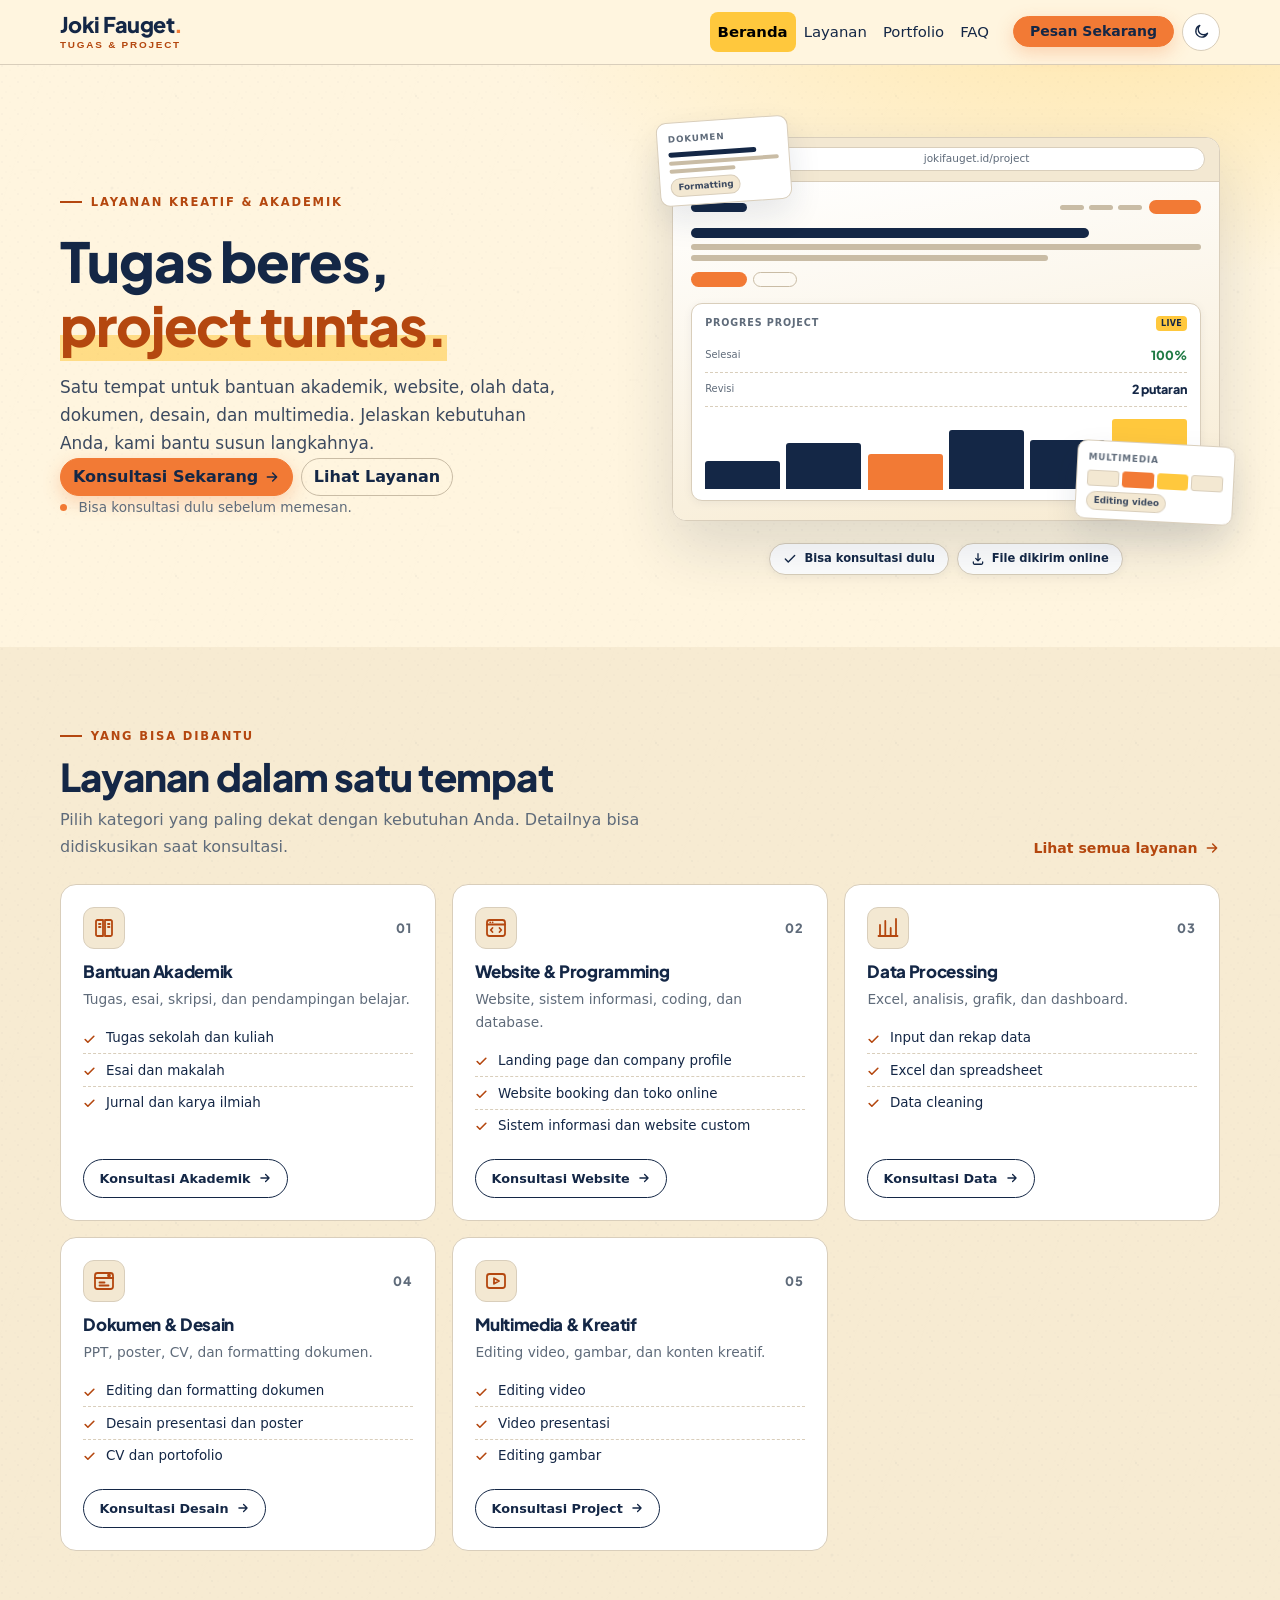
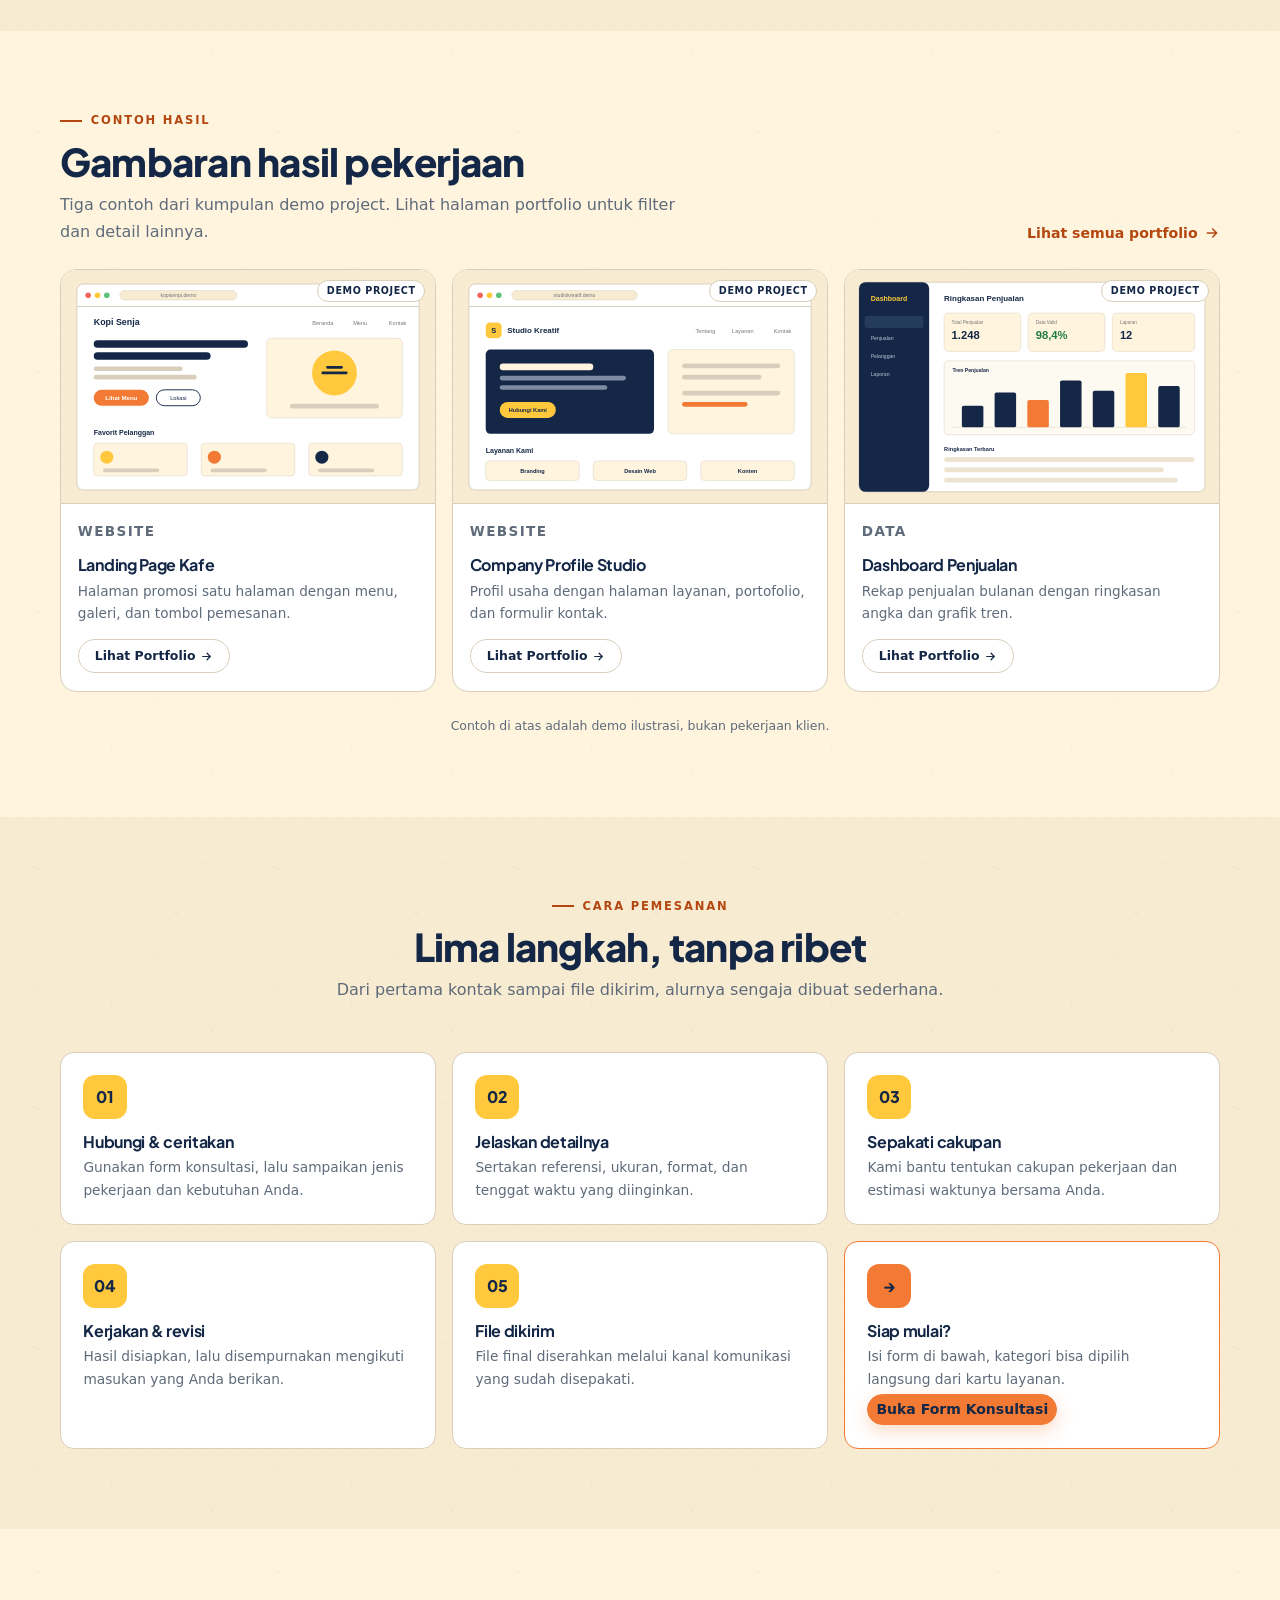
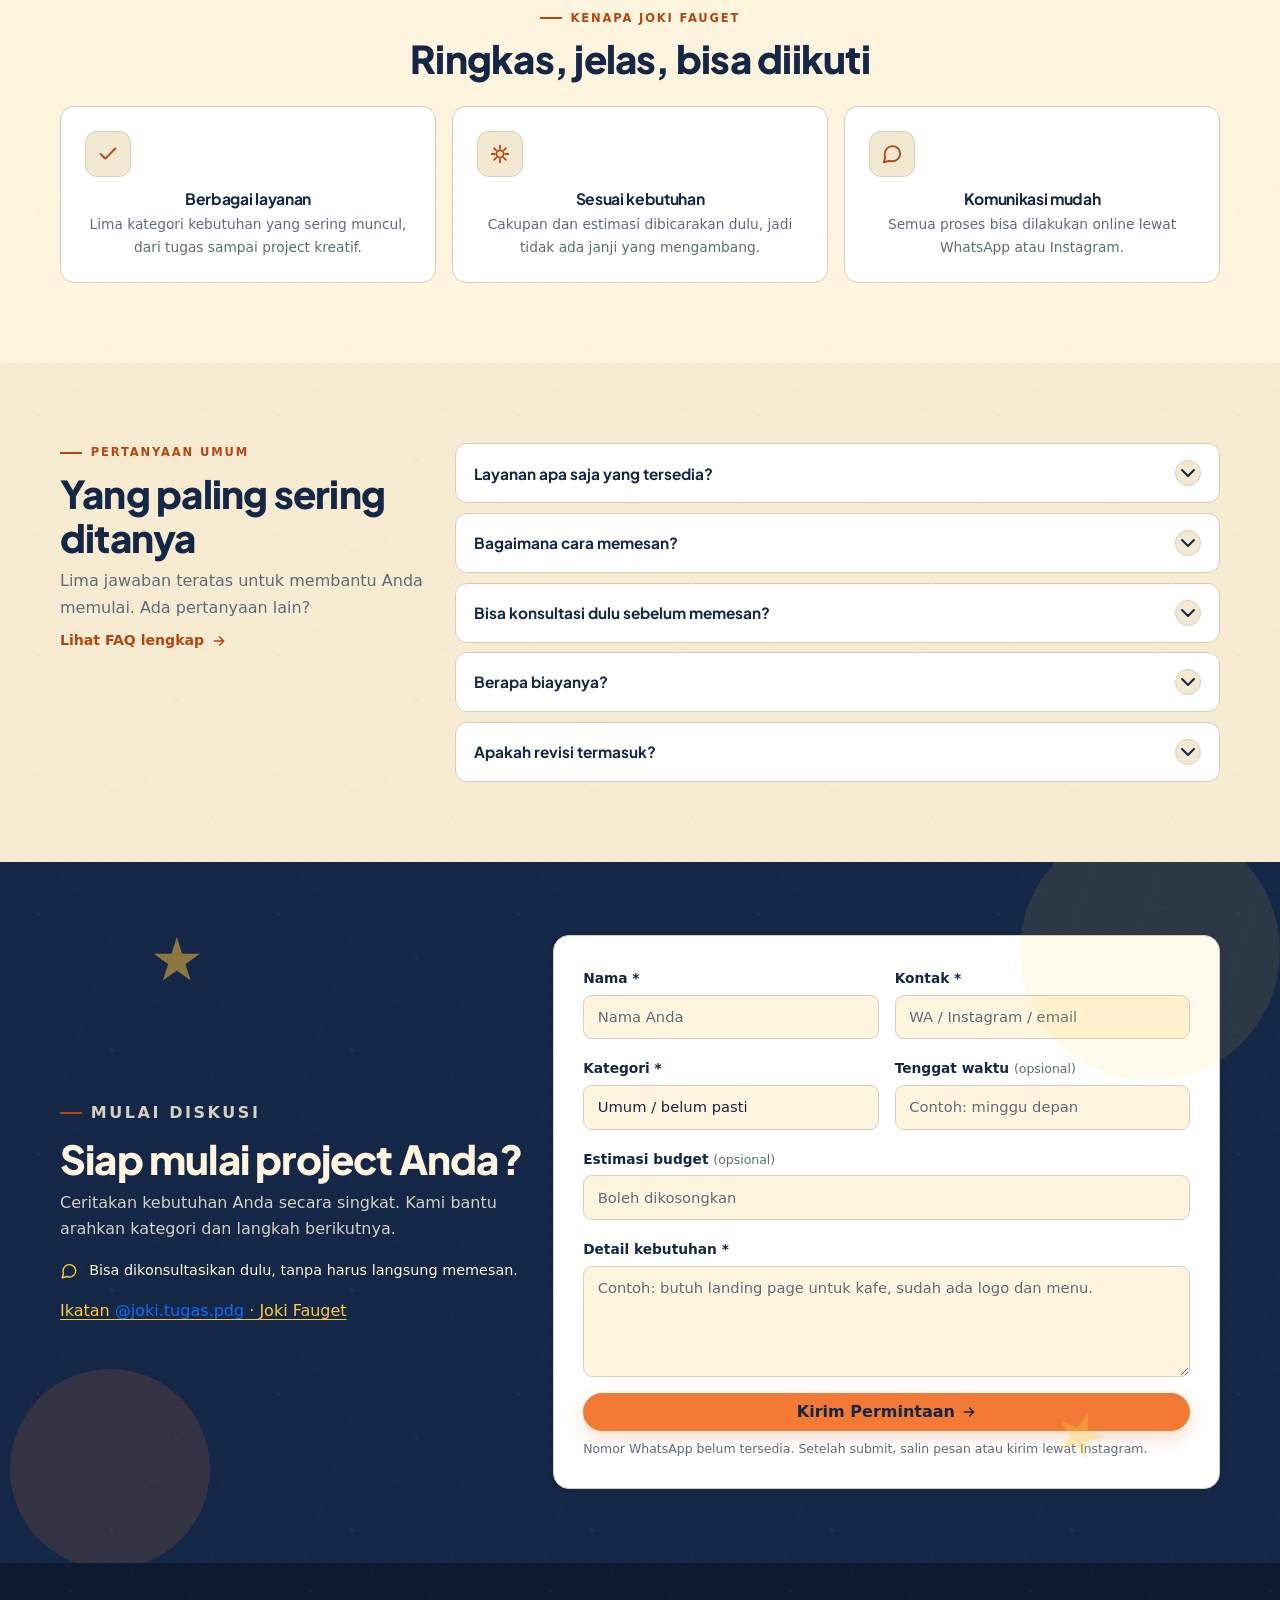
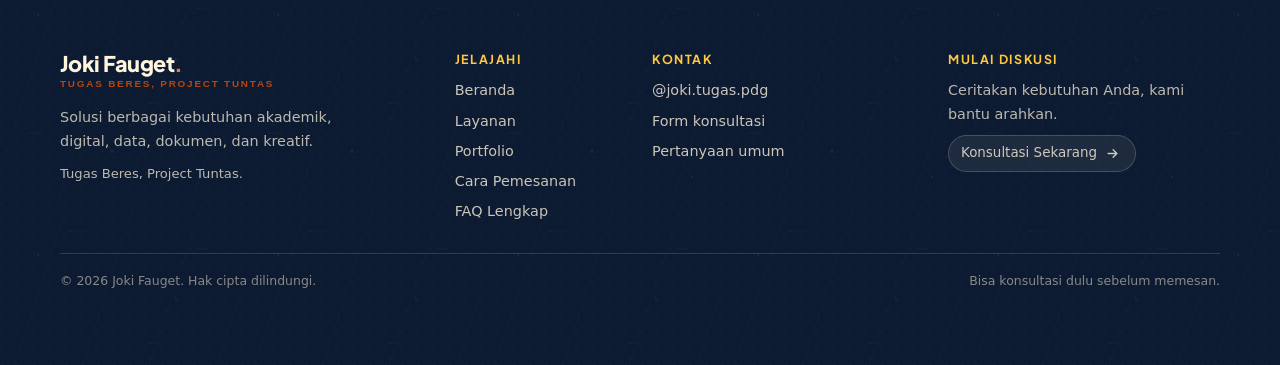
<file: index.html>
<!doctype html>
<html lang="id" data-theme="light">
<head>
  <meta charset="utf-8" />
  <meta name="viewport" content="width=device-width, initial-scale=1, viewport-fit=cover" />
  <meta name="theme-color" content="#FFF5DF" />
  <title>Joki Fauget — Tugas Beres, Project Tuntas</title>
  <meta name="description" content="Joki Fauget membantu tugas akademik, website, olah data, dokumen, desain, dan kebutuhan multimedia. Konsultasi mudah, hasil rapi, bisa online." />
  <meta name="author" content="Joki Fauget" />
  <meta name="keywords" content="joki tugas, joki skripsi, joki website, olah data excel, formatting skripsi, desain poster, editing video, konsultasi tugas" />
  <meta property="og:type" content="website" />
  <meta property="og:site_name" content="Joki Fauget" />
  <meta property="og:title" content="Joki Fauget — Tugas Beres, Project Tuntas" />
  <meta property="og:description" content="Berbagai layanan akademik, website, data, dokumen, desain, dan multimedia dalam satu tempat. Konsultasi dulu, lalu pesan." />
  <meta property="og:image" content="assets/img/og-image.png" />
  <meta name="twitter:card" content="summary_large_image" />
  <meta name="twitter:title" content="Joki Fauget — Tugas Beres, Project Tuntas" />
  <meta name="twitter:description" content="Berbagai layanan akademik, website, data, dokumen, desain, dan multimedia dalam satu tempat." />
  <meta name="twitter:image" content="assets/img/og-image.png" />
  <link rel="canonical" href="index.html" />
  <link rel="icon" href="assets/img/favicon.svg" type="image/svg+xml" />
  <link rel="apple-touch-icon" href="assets/img/apple-touch-icon.png" />

  <link rel="preconnect" href="https://fonts.googleapis.com" />
  <link rel="preconnect" href="https://fonts.gstatic.com" crossorigin />
  <link href="https://fonts.googleapis.com/css2?family=Plus+Jakarta+Sans:wght@400;500;600;700;800&family=Space+Grotesk:wght@600;700&display=swap" rel="stylesheet" />
  <link href="https://cdn.jsdelivr.net/npm/bootstrap@5.3.3/dist/css/bootstrap.min.css" rel="stylesheet" />

  <link rel="stylesheet" href="assets/css/tokens.css" />
  <link rel="stylesheet" href="assets/css/base.css" />
  <link rel="stylesheet" href="assets/css/navbar.css" />
  <link rel="stylesheet" href="assets/css/buttons.css" />
  <link rel="stylesheet" href="assets/css/animations.css" />
  <link rel="stylesheet" href="assets/css/hero.css" />
  <link rel="stylesheet" href="assets/css/services.css" />
  <link rel="stylesheet" href="assets/css/featured.css" />
  <link rel="stylesheet" href="assets/css/portfolio.css" />
  <link rel="stylesheet" href="assets/css/workflow.css" />
  <link rel="stylesheet" href="assets/css/cards.css" />
  <link rel="stylesheet" href="assets/css/pricing.css" />
  <link rel="stylesheet" href="assets/css/faq.css" />
  <link rel="stylesheet" href="assets/css/contact.css" />
  <link rel="stylesheet" href="assets/css/footer.css" />
  <link rel="stylesheet" href="assets/css/responsive.css" />

  <script>
    (function () {
      document.documentElement.classList.add("js");
      try {
        var saved = localStorage.getItem("jf-theme");
        document.documentElement.setAttribute(
          "data-theme",
          saved === "dark" || saved === "light" ? saved : "light"
        );
      } catch (e) {}
    })();
  </script>
</head>

<body data-page="home">
  <a class="skip-link" href="#main">Lewati ke konten</a>

  <header class="site-header" id="siteHeader">
    <nav class="navbar navbar-expand-lg" aria-label="Navigasi utama">
      <div class="container container-custom">
        <a class="navbar-brand brand" href="#beranda" aria-label="Joki Fauget — Beranda">
          <span class="brand-name">Joki Fauget<span class="brand-dot">.</span></span>
          <span class="brand-tag">Tugas &amp; Project</span>
        </a>

        <button class="navbar-toggler" type="button" data-bs-toggle="collapse" data-bs-target="#navMenu" aria-controls="navMenu" aria-expanded="false" aria-label="Menu navigasi">
          <span class="hamburger"><i></i><i></i><i></i></span>
        </button>

        <div class="collapse navbar-collapse" id="navMenu">
          <ul class="navbar-nav ms-auto align-items-lg-center">
            <li class="nav-item"><a class="nav-link nav-link-custom" href="#beranda" data-page="home">Beranda</a></li>
            <li class="nav-item"><a class="nav-link nav-link-custom" href="layanan.html" data-page="services">Layanan</a></li>
            <li class="nav-item"><a class="nav-link nav-link-custom" href="portfolio.html" data-page="portfolio">Portfolio</a></li>
            <li class="nav-item"><a class="nav-link nav-link-custom" href="#faq" data-page="faq">FAQ</a></li>
            <li class="nav-item ms-lg-3 mt-2 mt-lg-0">
              <a class="btn btn-primary btn-sm px-3 nav-cta" href="#konsultasi" data-cta>Pesan Sekarang</a>
            </li>
            <li class="nav-item ms-lg-2 mt-2 mt-lg-0">
              <button class="theme-toggle" id="themeToggle" type="button" aria-label="Ubah tema terang/gelap" aria-pressed="false" title="Ubah tema">
                <svg class="icon-sun" width="18" height="18" viewBox="0 0 24 24" fill="none" stroke="currentColor" stroke-width="1.9" stroke-linecap="round" aria-hidden="true">
                  <circle cx="12" cy="12" r="4" />
                  <path d="M12 2v2M12 20v2M4.9 4.9l1.4 1.4M17.7 17.7l1.4 1.4M2 12h2M20 12h2M4.9 19.1l1.4-1.4M17.7 6.3l1.4-1.4" />
                </svg>
                <svg class="icon-moon" width="18" height="18" viewBox="0 0 24 24" fill="none" stroke="currentColor" stroke-width="1.9" stroke-linecap="round" stroke-linejoin="round" aria-hidden="true">
                  <path d="M20.5 14.4A8.5 8.5 0 1 1 9.6 3.5a6.6 6.6 0 0 0 10.9 10.9z" />
                </svg>
              </button>
            </li>
          </ul>
        </div>
      </div>
    </nav>
  </header>

  <main id="main" tabindex="-1">
    <!-- HERO -->
    <section class="hero" id="beranda">
      <div class="container container-custom hero-grid">
        <div class="hero-copy">
          <p class="section-label"><span class="label-line"></span> LAYANAN KREATIF &amp; AKADEMIK</p>
          <h1 class="hero-title">Tugas beres,<br /><em>project tuntas.</em></h1>
          <p class="hero-sub">
            Satu tempat untuk bantuan akademik, website, olah data, dokumen, desain,
            dan multimedia. Jelaskan kebutuhan Anda, kami bantu susun langkahnya.
          </p>
          <div class="hero-actions d-flex flex-wrap gap-2">
            <a href="#konsultasi" class="btn btn-primary">Konsultasi Sekarang
              <svg width="16" height="16" viewBox="0 0 24 24" fill="none" stroke="currentColor" stroke-width="2.2" stroke-linecap="round" stroke-linejoin="round" aria-hidden="true"><path d="M5 12h14M13 6l6 6-6 6" /></svg>
            </a>
            <a href="layanan.html" class="btn btn-outline">Lihat Layanan</a>
          </div>
          <p class="hero-note"><span class="note-dot"></span> Bisa konsultasi dulu sebelum memesan.</p>
        </div>

        <div class="hero-visual" aria-hidden="true">
          <div class="hero-stack">
            <div class="float-card fc-doc">
              <span class="fc-label">Dokumen</span>
              <div class="fc-lines"><i></i><i></i><i></i></div>
              <span class="fc-chip">Formatting</span>
            </div>

            <div class="mockup">
              <div class="mockup-bar">
                <span class="dot r"></span><span class="dot y"></span><span class="dot g"></span>
                <span class="mockup-url">jokifauget.id/project</span>
              </div>
              <div class="mockup-body">
                <div class="mini-nav">
                  <span class="mini-logo"></span>
                  <div class="mini-links"><i></i><i></i><i></i></div>
                  <span class="mini-pill"></span>
                </div>
                <div class="hero-mock-head"></div>
                <div class="hero-mock-line"></div>
                <div class="hero-mock-line w-70"></div>
                <div class="mock-cta"><span></span><span></span></div>
                <div class="panel mt-3">
                  <div class="panel-title"><span>Progres project</span><span class="panel-tag">LIVE</span></div>
                  <div class="metric"><span class="metric-name">Selesai</span><span class="metric-val up">100%</span></div>
                  <div class="metric"><span class="metric-name">Revisi</span><span class="metric-val">2 putaran</span></div>
                  <div class="bars"><span></span><span></span><span></span><span></span><span></span><span></span></div>
                </div>
              </div>
            </div>

            <div class="float-card fc-video">
              <span class="fc-label">Multimedia</span>
              <div class="fc-timeline"><i></i><i></i><i></i><i></i></div>
              <span class="fc-chip">Editing video</span>
            </div>
          </div>

          <div class="hero-float-wrap mt-3">
            <span class="hero-float">
              <svg width="14" height="14" viewBox="0 0 24 24" fill="none" stroke="currentColor" stroke-width="2.4" stroke-linecap="round" stroke-linejoin="round" aria-hidden="true"><path d="M20 6 9 17l-5-5" /></svg>
              Bisa konsultasi dulu
            </span>
            <span class="hero-float">
              <svg width="14" height="14" viewBox="0 0 24 24" fill="none" stroke="currentColor" stroke-width="2.2" stroke-linecap="round" stroke-linejoin="round" aria-hidden="true"><path d="M12 3v12m0 0-4-4m4 4 4-4M4 17v2a2 2 0 0 0 2 2h12a2 2 0 0 0 2-2v-2" /></svg>
              File dikirim online
            </span>
          </div>
        </div>
      </div>
    </section>

    <!-- RINGKASAN LAYANAN -->
    <section class="section bg-soft" id="layananRingkas">
      <div class="container container-custom">
        <div class="section-heading d-flex flex-wrap justify-content-between align-items-end gap-3 mb-4">
          <div class="reveal">
            <p class="section-label"><span class="label-line"></span> YANG BISA DIBANTU</p>
            <h2 class="section-title">Layanan dalam satu tempat</h2>
            <p class="section-desc">Pilih kategori yang paling dekat dengan kebutuhan Anda. Detailnya bisa didiskusikan saat konsultasi.</p>
          </div>
          <a href="layanan.html" class="link-more reveal">
            Lihat semua layanan
            <svg width="16" height="16" viewBox="0 0 24 24" fill="none" stroke="currentColor" stroke-width="2.2" stroke-linecap="round" stroke-linejoin="round" aria-hidden="true"><path d="M5 12h14M13 6l6 6-6 6" /></svg>
          </a>
        </div>
        <div class="row g-3" id="servicesCompactGrid"></div>
      </div>
    </section>

    <!-- PREVIEW PORTFOLIO -->
    <section class="section" id="portfolioPreview">
      <div class="container container-custom">
        <div class="section-heading d-flex flex-wrap justify-content-between align-items-end gap-3 mb-4">
          <div class="reveal">
            <p class="section-label"><span class="label-line"></span> CONTOH HASIL</p>
            <h2 class="section-title">Gambaran hasil pekerjaan</h2>
            <p class="section-desc">Tiga contoh dari kumpulan demo project. Lihat halaman portfolio untuk filter dan detail lainnya.</p>
          </div>
          <a href="portfolio.html" class="link-more reveal">
            Lihat semua portfolio
            <svg width="16" height="16" viewBox="0 0 24 24" fill="none" stroke="currentColor" stroke-width="2.2" stroke-linecap="round" stroke-linejoin="round" aria-hidden="true"><path d="M5 12h14M13 6l6 6-6 6" /></svg>
          </a>
        </div>
        <div class="row g-3" id="portfolioPreviewGrid"></div>
        <p class="text-center mt-4 mb-0 fs-78 text-muted reveal">Contoh di atas adalah demo ilustrasi, bukan pekerjaan klien.</p>
      </div>
    </section>

    <!-- CARA PEMESANAN -->
    <section class="section bg-soft" id="alur">
      <div class="container container-custom">
        <div class="text-center mb-5 reveal">
          <p class="section-label justify-content-center"><span class="label-line"></span> CARA PEMESANAN</p>
          <h2 class="section-title">Lima langkah, tanpa ribet</h2>
          <p class="section-desc mx-auto">Dari pertama kontak sampai file dikirim, alurnya sengaja dibuat sederhana.</p>
        </div>
        <div class="row g-3">
          <div class="col-12 col-md-6 col-lg-4 reveal">
            <article class="step"><span class="step-num">01</span><h3>Hubungi &amp; ceritakan</h3><p>Gunakan form konsultasi, lalu sampaikan jenis pekerjaan dan kebutuhan Anda.</p></article>
          </div>
          <div class="col-12 col-md-6 col-lg-4 reveal d1">
            <article class="step"><span class="step-num">02</span><h3>Jelaskan detailnya</h3><p>Sertakan referensi, ukuran, format, dan tenggat waktu yang diinginkan.</p></article>
          </div>
          <div class="col-12 col-md-6 col-lg-4 reveal d2">
            <article class="step"><span class="step-num">03</span><h3>Sepakati cakupan</h3><p>Kami bantu tentukan cakupan pekerjaan dan estimasi waktunya bersama Anda.</p></article>
          </div>
          <div class="col-12 col-md-6 col-lg-4 reveal">
            <article class="step"><span class="step-num">04</span><h3>Kerjakan &amp; revisi</h3><p>Hasil disiapkan, lalu disempurnakan mengikuti masukan yang Anda berikan.</p></article>
          </div>
          <div class="col-12 col-md-6 col-lg-4 reveal d1">
            <article class="step"><span class="step-num">05</span><h3>File dikirim</h3><p>File final diserahkan melalui kanal komunikasi yang sudah disepakati.</p></article>
          </div>
          <div class="col-12 col-md-6 col-lg-4 reveal d2">
            <article class="step step-cta">
              <span class="step-num">→</span>
              <h3>Siap mulai?</h3>
              <p>Isi form di bawah, kategori bisa dipilih langsung dari kartu layanan.</p>
              <a href="#konsultasi" class="btn btn-primary btn-sm mt-1">Buka Form Konsultasi</a>
            </article>
          </div>
        </div>
      </div>
    </section>

    <!-- KEPERCAYAAN SINGKAT -->
    <section class="section">
      <div class="container container-custom">
        <div class="text-center mb-4 reveal">
          <p class="section-label justify-content-center"><span class="label-line"></span> KENAPA JOKI FAUGET</p>
          <h2 class="section-title">Ringkas, jelas, bisa diikuti</h2>
        </div>
        <div class="row g-3 text-center">
          <div class="col-12 col-md-4 reveal">
            <article class="why"><span class="why-icon"><svg width="22" height="22" viewBox="0 0 24 24" fill="none" stroke="currentColor" stroke-width="2" stroke-linecap="round" stroke-linejoin="round" aria-hidden="true"><path d="M20 6 9 17l-5-5" /></svg></span><h3>Berbagai layanan</h3><p>Lima kategori kebutuhan yang sering muncul, dari tugas sampai project kreatif.</p></article>
          </div>
          <div class="col-12 col-md-4 reveal d1">
            <article class="why"><span class="why-icon"><svg width="22" height="22" viewBox="0 0 24 24" fill="none" stroke="currentColor" stroke-width="2" stroke-linecap="round" stroke-linejoin="round" aria-hidden="true"><path d="M12 3v3M12 18v3M3 12h3M18 12h3M5.6 5.6l2.1 2.1M16.3 16.3l2.1 2.1M18.4 5.6l-2.1 2.1M7.7 16.3l-2.1 2.1" /><circle cx="12" cy="12" r="4" /></svg></span><h3>Sesuai kebutuhan</h3><p>Cakupan dan estimasi dibicarakan dulu, jadi tidak ada janji yang mengambang.</p></article>
          </div>
          <div class="col-12 col-md-4 reveal d2">
            <article class="why"><span class="why-icon"><svg width="22" height="22" viewBox="0 0 24 24" fill="none" stroke="currentColor" stroke-width="2" stroke-linecap="round" stroke-linejoin="round" aria-hidden="true"><path d="M21 11.5a8.4 8.4 0 0 1-9 8.4 9.7 9.7 0 0 1-3-.5L3 21l1.6-5.5a8.3 8.3 0 0 1-.5-3 8.4 8.4 0 0 1 8.4-9h.5a8.4 8.4 0 0 1 8 8z" /></svg></span><h3>Komunikasi mudah</h3><p>Semua proses bisa dilakukan online lewat WhatsApp atau Instagram.</p></article>
          </div>
        </div>
      </div>
    </section>

    <!-- FAQ RINGKAS -->
    <section class="section bg-soft" id="faq">
      <div class="container container-custom">
        <div class="row g-4 align-items-start">
          <div class="col-12 col-lg-4 reveal">
            <p class="section-label"><span class="label-line"></span> PERTANYAAN UMUM</p>
            <h2 class="section-title">Yang paling sering ditanya</h2>
            <p class="section-desc">Lima jawaban teratas untuk membantu Anda memulai. Ada pertanyaan lain?</p>
            <a href="layanan.html#faq" class="link-more mt-2 d-inline-flex">
              Lihat FAQ lengkap
              <svg width="16" height="16" viewBox="0 0 24 24" fill="none" stroke="currentColor" stroke-width="2.2" stroke-linecap="round" stroke-linejoin="round" aria-hidden="true"><path d="M5 12h14M13 6l6 6-6 6" /></svg>
            </a>
          </div>
          <div class="col-12 col-lg-8">
            <div class="faq-list" id="faqList" data-limit="5"></div>
          </div>
        </div>
      </div>
    </section>

    <!-- KONTAK / FORM -->
    <section class="section final-cta" id="konsultasi">
      <div class="container container-custom">
        <div class="cta-wrap">
          <span class="cta-blob b1"></span>
          <span class="cta-blob b2"></span>
          <span class="cta-star s1"></span>
          <span class="cta-star s2"></span>

          <div class="row align-items-center g-4">
            <div class="col-12 col-lg-5">
              <div class="cta-copy reveal">
                <p class="section-label"><span class="label-line"></span> MULAI DISKUSI</p>
                <h2 class="section-title">Siap mulai project Anda?</h2>
                <p class="section-desc">Ceritakan kebutuhan Anda secara singkat. Kami bantu arahkan kategori dan langkah berikutnya.</p>
                <div class="contact-mini mt-3">
                  <svg width="18" height="18" viewBox="0 0 24 24" fill="none" stroke="currentColor" stroke-width="1.9" stroke-linecap="round" stroke-linejoin="round" aria-hidden="true"><path d="M21 11.5a8.4 8.4 0 0 1-9 8.4 9.7 9.7 0 0 1-3-.5L3 21l1.6-5.5a8.3 8.3 0 0 1-.5-3 8.4 8.4 0 0 1 8.4-9h.5a8.4 8.4 0 0 1 8 8z" /></svg>
                  <span>Bisa dikonsultasikan dulu, tanpa harus langsung memesan.</span>
                </div>
                <p class="cta-handle mt-3 mb-0">
                  Ikatan <a href="https://instagram.com/joki.tugas.pdg" target="_blank" rel="noopener" data-link="instagram"><span data-contact="instagramHandle">@joki.tugas.pdg</span></a> · <span data-site="name">Joki Fauget</span>
                </p>
              </div>
            </div>

            <div class="col-12 col-lg-7">
              <form class="form-card reveal d1" id="waForm" novalidate>
                <div class="row g-3">
                  <div class="col-12 col-md-6">
                    <label class="form-label" for="nama">Nama <span>*</span></label>
                    <input type="text" id="nama" class="form-control" placeholder="Nama Anda" autocomplete="name" required aria-required="true" aria-describedby="err-nama" />
                    <small class="err" id="err-nama" data-err="nama" role="alert">Nama wajib diisi.</small>
                  </div>
                  <div class="col-12 col-md-6">
                    <label class="form-label" for="kontak">Kontak <span>*</span></label>
                    <input type="text" id="kontak" class="form-control" placeholder="WA / Instagram / email" autocomplete="tel" inputmode="text" required aria-required="true" aria-describedby="err-kontak" />
                    <small class="err" id="err-kontak" data-err="kontak" role="alert">Isi kontak agar bisa dihubungi.</small>
                  </div>
                  <div class="col-12 col-md-6">
                    <label class="form-label" for="kategori">Kategori <span>*</span></label>
                    <select id="kategori" class="form-select" required aria-required="true" aria-describedby="err-kategori">
                      <option value="Umum">Umum / belum pasti</option>
                      <option value="Akademik">Bantuan Akademik</option>
                      <option value="Website &amp; Programming">Website &amp; Programming</option>
                      <option value="Olah Data">Data Processing</option>
                      <option value="Dokumen &amp; Desain">Dokumen &amp; Desain</option>
                      <option value="Multimedia &amp; Kreatif">Multimedia &amp; Kreatif</option>
                    </select>
                    <small class="err" id="err-kategori" data-err="kategori" role="alert">Pilih kategori terdekat.</small>
                  </div>
                  <div class="col-12 col-md-6">
                    <label class="form-label" for="deadline">Tenggat waktu <span class="opt">(opsional)</span></label>
                    <input type="text" id="deadline" class="form-control" placeholder="Contoh: minggu depan" />
                  </div>
                  <div class="col-12">
                    <label class="form-label" for="budget">Estimasi budget <span class="opt">(opsional)</span></label>
                    <input type="text" id="budget" class="form-control" placeholder="Boleh dikosongkan" />
                  </div>
                  <div class="col-12">
                    <label class="form-label" for="detail">Detail kebutuhan <span>*</span></label>
                    <textarea id="detail" class="form-control" rows="4" placeholder="Contoh: butuh landing page untuk kafe, sudah ada logo dan menu." required aria-required="true" aria-describedby="err-detail"></textarea>
                    <small class="err" id="err-detail" data-err="detail" role="alert">Ceritakan sedikit detail pekerjaannya.</small>
                  </div>
                </div>

                <div class="alert-ok" id="formOk">
                  <p class="mb-1" id="formOkText" role="status" aria-live="polite"></p>
                  <div class="alert-actions" id="formOkActions">
                    <a href="#" id="waLink" data-link="whatsapp">Lanjut via WhatsApp →</a>
                    <a href="https://instagram.com/joki.tugas.pdg" target="_blank" rel="noopener" data-link="instagram">Kirim via Instagram</a>
                    <button type="button" class="copy-btn" id="copyMessage">Salin pesan</button>
                  </div>
                  <textarea class="message-preview" id="messagePreview" rows="5" readonly hidden aria-label="Pesan siap disalin"></textarea>
                </div>

                <button type="submit" class="btn btn-primary w-100 mt-3" data-cta>
                  Kirim Permintaan
                  <svg width="16" height="16" viewBox="0 0 24 24" fill="none" stroke="currentColor" stroke-width="2.2" stroke-linecap="round" stroke-linejoin="round" aria-hidden="true"><path d="M5 12h14M13 6l6 6-6 6" /></svg>
                </button>
                <p class="fs-78 text-muted mt-2 mb-0" id="formHint"></p>
              </form>
            </div>
          </div>
        </div>
      </div>
    </section>
  </main>

  <footer class="site-footer">
    <div class="container container-custom py-5">
      <div class="row g-4">
        <div class="col-12 col-md-6 col-lg-4">
          <a class="brand" href="index.html" aria-label="Joki Fauget — Beranda">
            <span class="brand-name">Joki Fauget<span class="brand-dot">.</span></span>
            <span class="brand-tag">Tugas Beres, Project Tuntas</span>
          </a>
          <p class="foot-desc mt-3 mb-2" data-site="description">Bantuan tugas, project, dan kebutuhan kreatif dalam satu tempat.</p>
          <small class="foot-note" data-site="footerTag">Dibuat sederhana agar mudah dipakai.</small>
        </div>
        <div class="col-6 col-lg-2">
          <h2 class="foot-title">Jelajahi</h2>
          <ul class="foot-links">
            <li><a href="index.html">Beranda</a></li>
            <li><a href="layanan.html">Layanan</a></li>
            <li><a href="portfolio.html">Portfolio</a></li>
            <li><a href="index.html#alur">Cara Pemesanan</a></li>
            <li><a href="layanan.html#faq">FAQ Lengkap</a></li>
          </ul>
        </div>
        <div class="col-6 col-lg-3">
          <h2 class="foot-title">Kontak</h2>
          <ul class="foot-links">
            <li><a href="https://instagram.com/joki.tugas.pdg" target="_blank" rel="noopener" data-link="instagram"><span data-contact="instagramHandle">@joki.tugas.pdg</span></a></li>
            <li><a href="#konsultasi">Form konsultasi</a></li>
            <li><a href="layanan.html#faq">Pertanyaan umum</a></li>
          </ul>
        </div>
        <div class="col-12 col-lg-3">
          <h2 class="foot-title">Mulai diskusi</h2>
          <p class="foot-desc">Ceritakan kebutuhan Anda, kami bantu arahkan.</p>
          <a href="#konsultasi" class="social-pill mt-2">Konsultasi Sekarang
            <svg width="15" height="15" viewBox="0 0 24 24" fill="none" stroke="currentColor" stroke-width="2.2" stroke-linecap="round" stroke-linejoin="round" aria-hidden="true"><path d="M5 12h14M13 6l6 6-6 6" /></svg>
          </a>
        </div>
      </div>
      <div class="foot-bottom">
        <span>© <span data-site="year"></span> <span data-site="name">Joki Fauget</span>. Hak cipta dilindungi.</span>
        <span data-site="note">Bisa konsultasi dulu sebelum memesan.</span>
      </div>
    </div>
  </footer>

  <script src="https://cdn.jsdelivr.net/npm/bootstrap@5.3.3/dist/js/bootstrap.bundle.min.js"></script>
  <script src="assets/js/config.js"></script>
  <script src="assets/js/utils.js"></script>
  <script src="assets/js/data.js"></script>
  <script src="assets/js/theme.js"></script>
  <script src="assets/js/site.js"></script>
  <script src="assets/js/services.js"></script>
  <script src="assets/js/portfolio.js"></script>
  <script src="assets/js/faq.js"></script>
  <script src="assets/js/ui.js"></script>
  <script src="assets/js/form.js"></script>
  <script src="assets/js/main.js"></script>
</body>
</html>
</file>
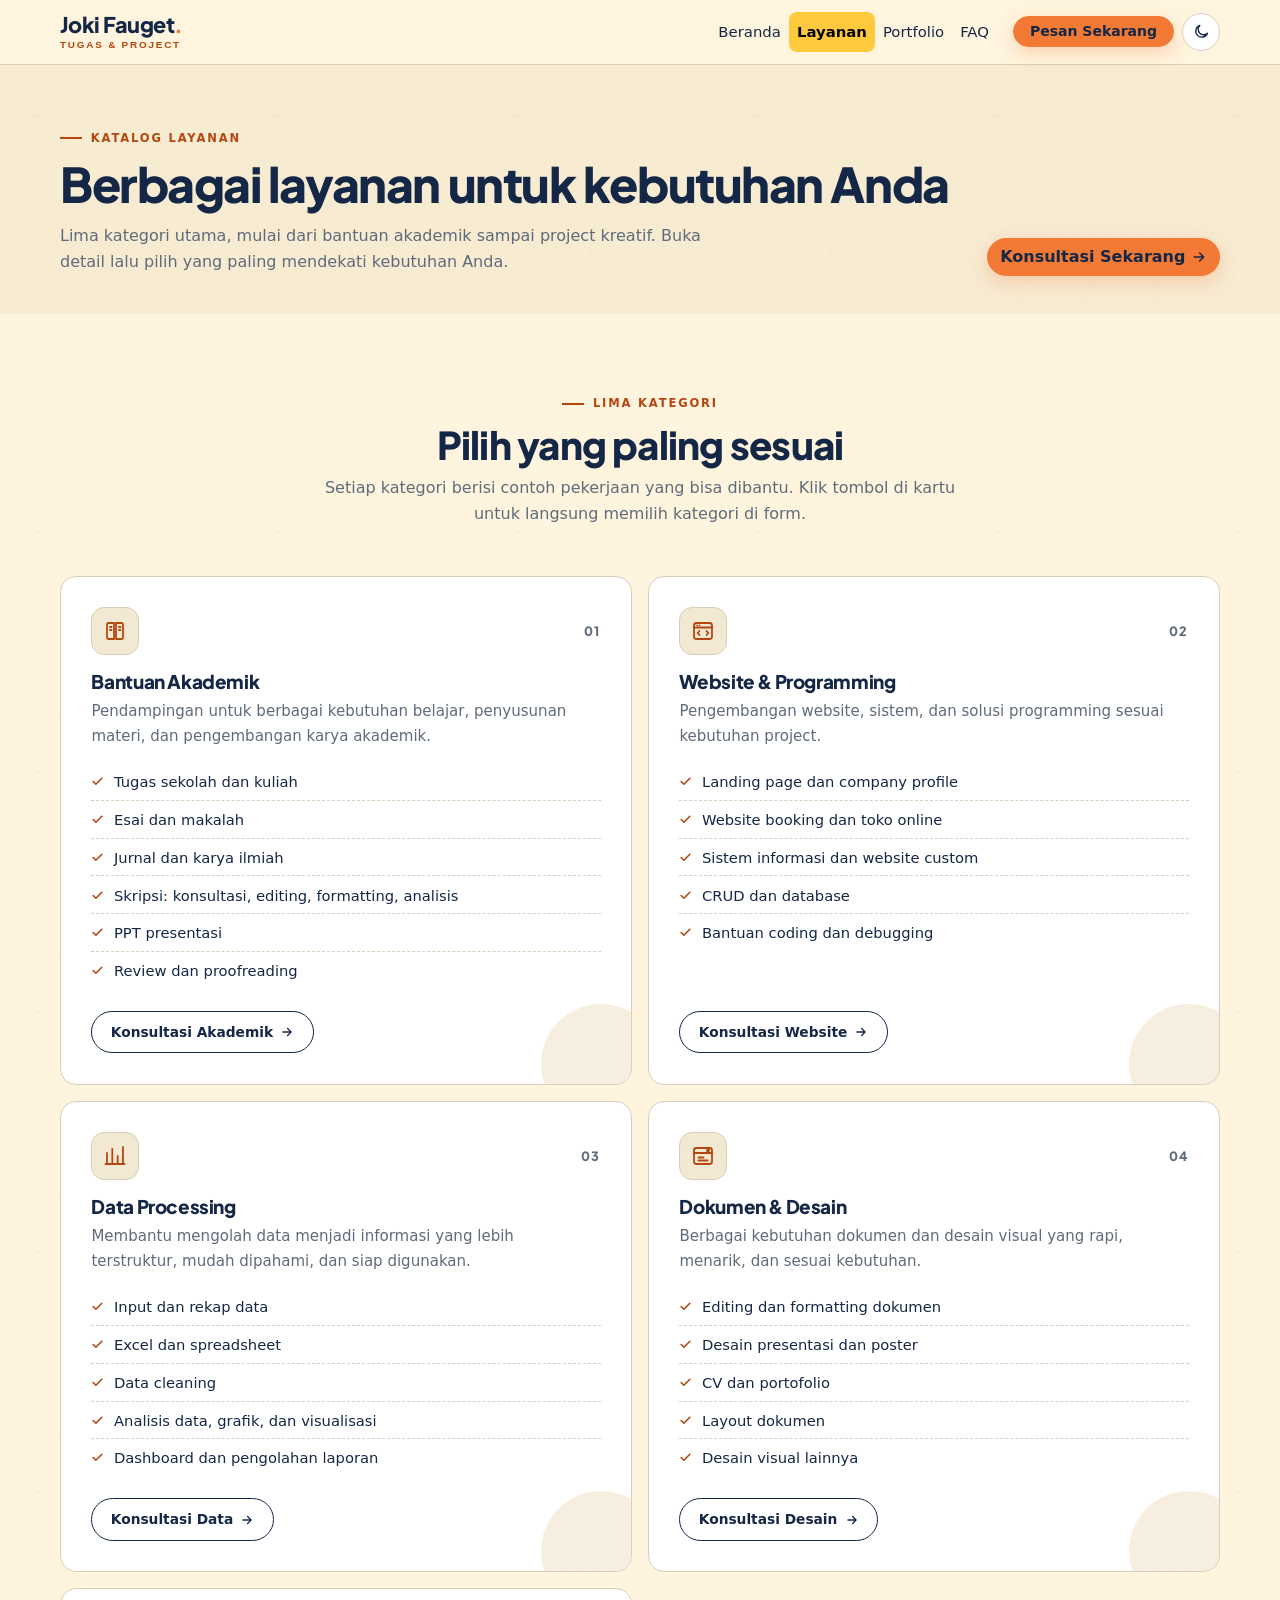
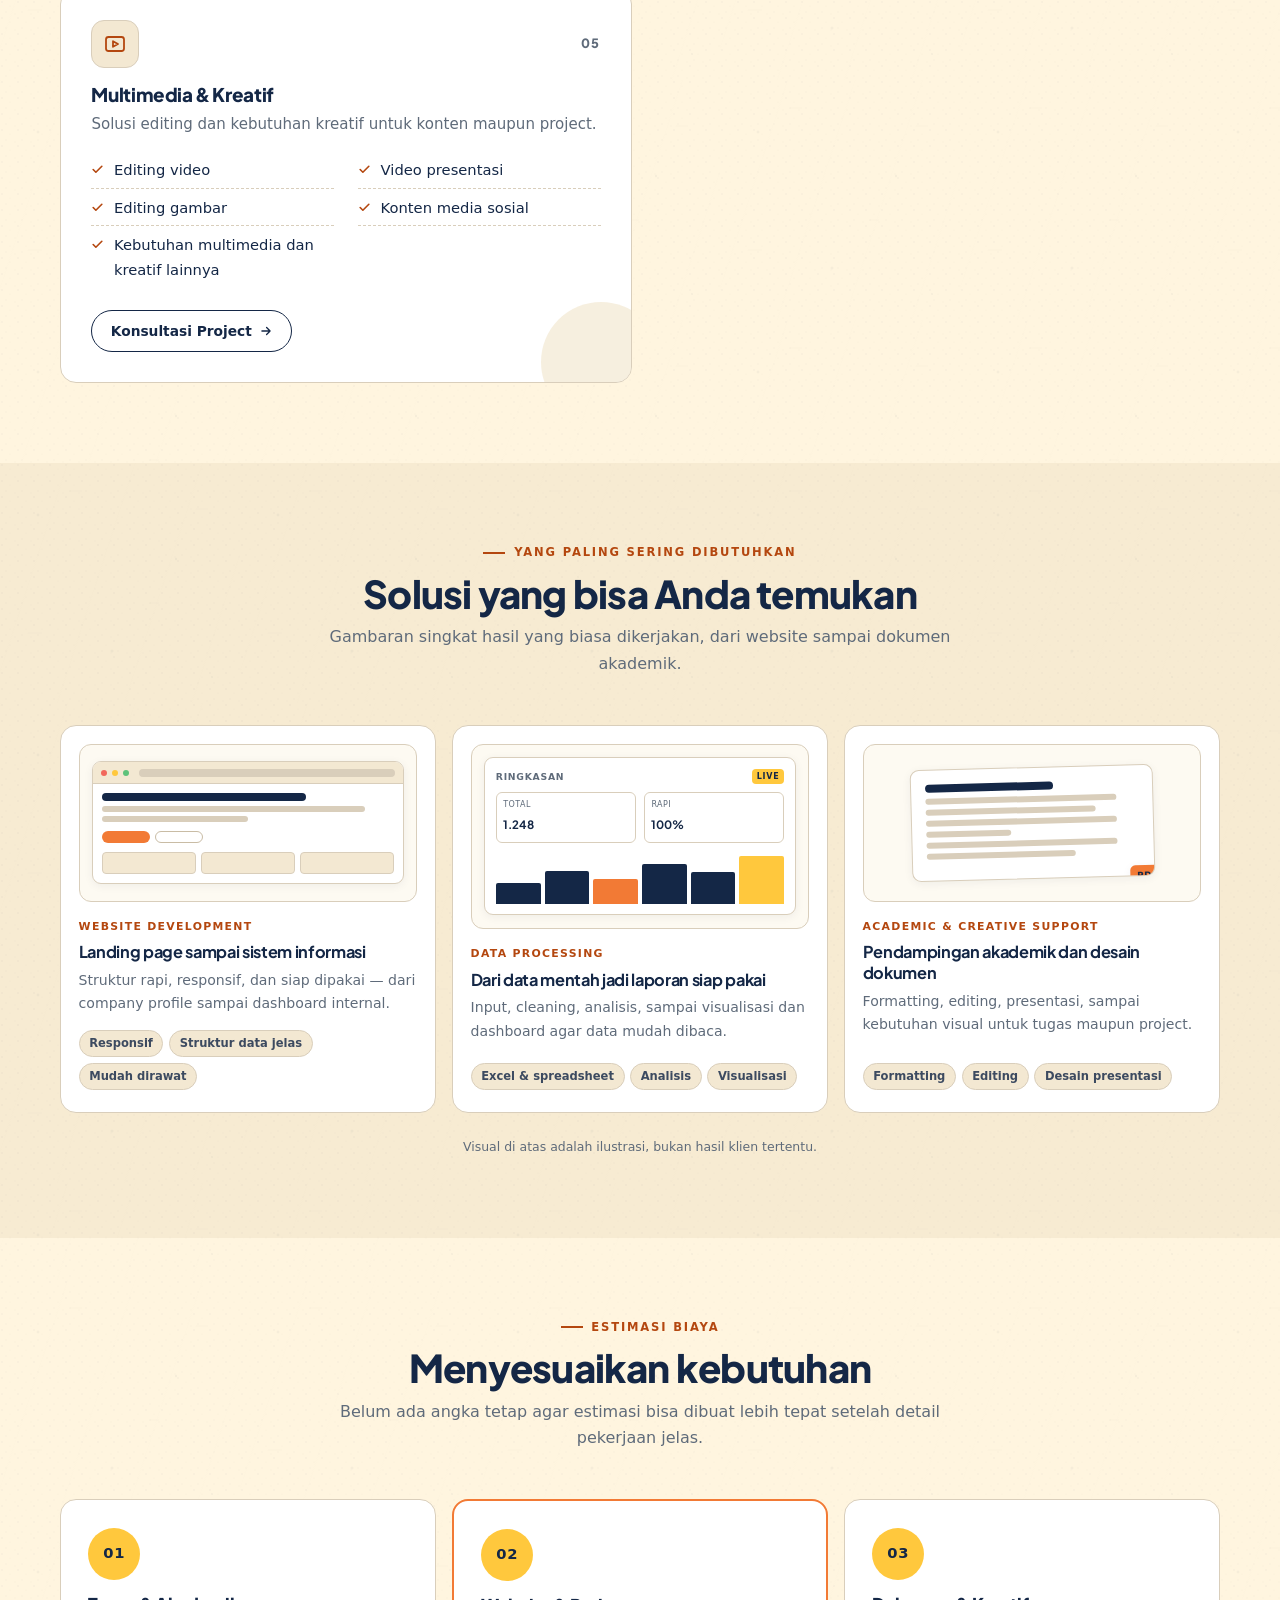
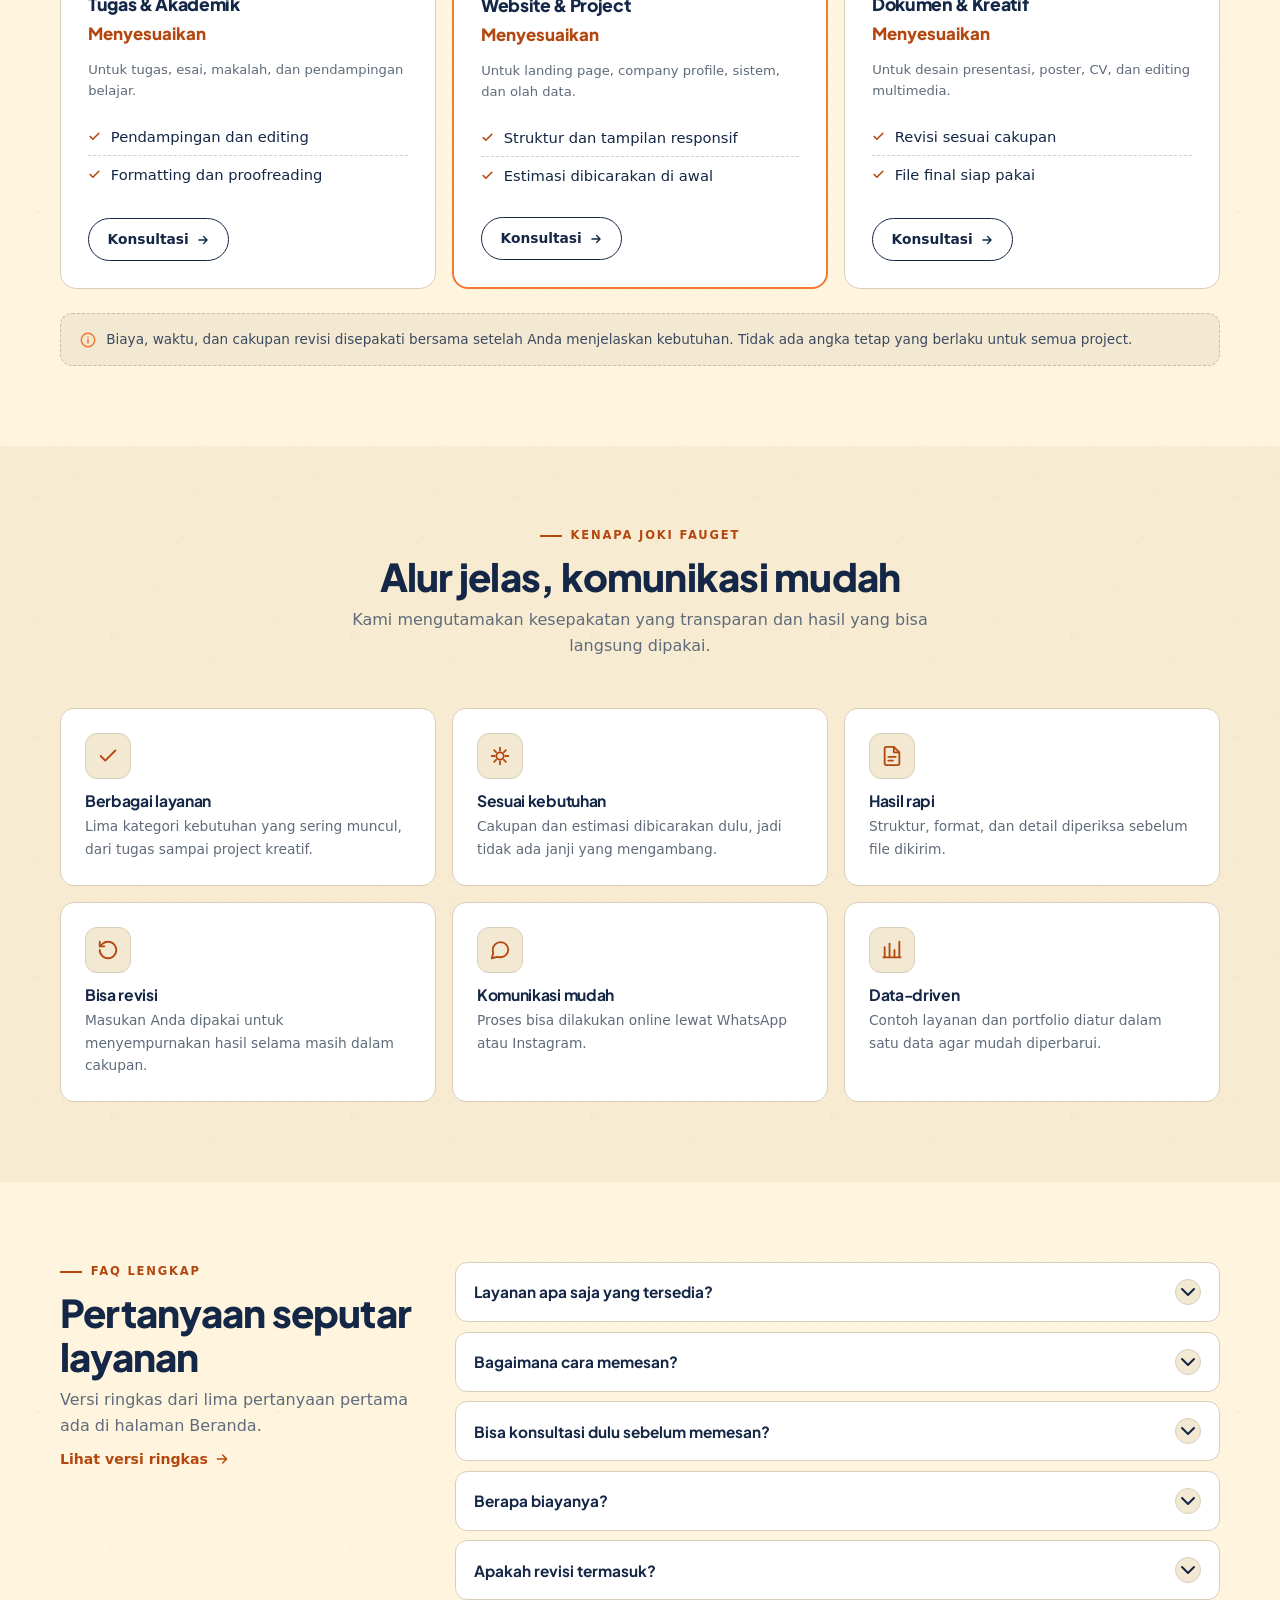
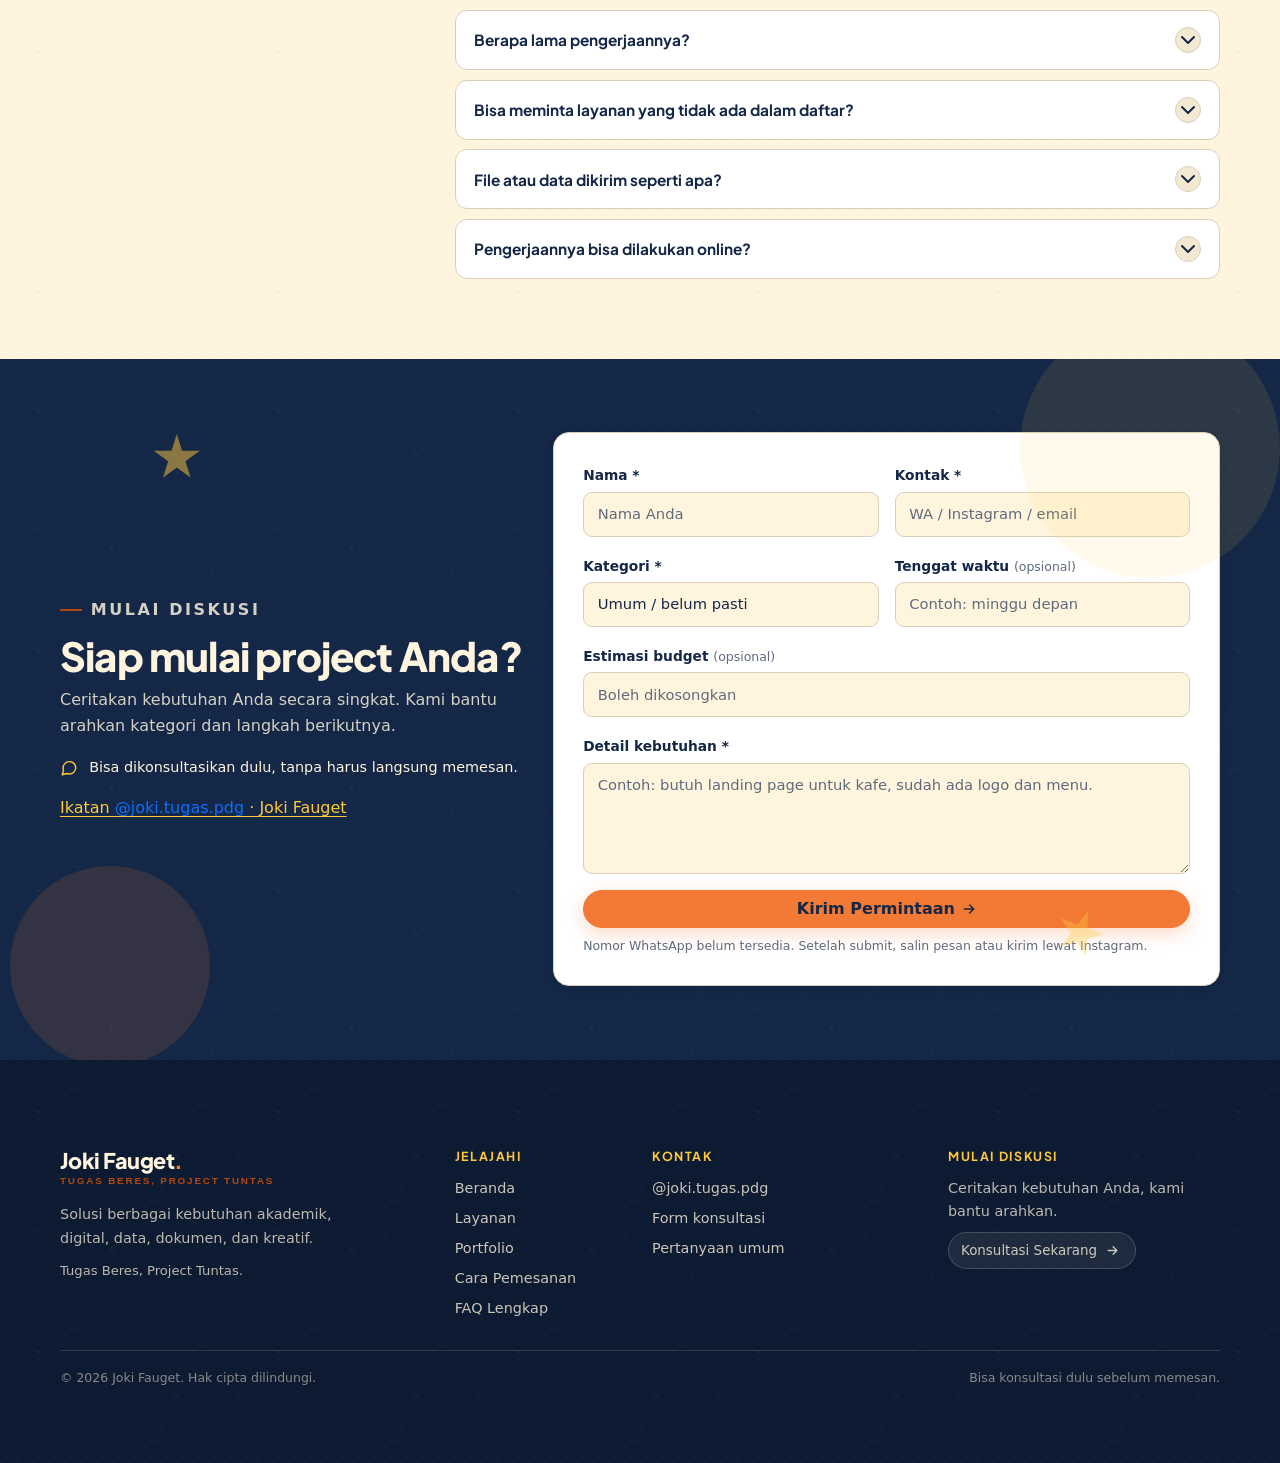
<file: layanan.html>
<!doctype html>
<html lang="id" data-theme="light">
<head>
  <meta charset="utf-8" />
  <meta name="viewport" content="width=device-width, initial-scale=1, viewport-fit=cover" />
  <meta name="theme-color" content="#FFF5DF" />
  <title>Layanan — Joki Fauget</title>
  <meta name="description" content="Katalog lengkap Joki Fauget: bantuan akademik, website, olah data, dokumen &amp; desain, multimedia, estimasi biaya, dan FAQ lengkap." />
  <meta name="author" content="Joki Fauget" />
  <meta name="keywords" content="layanan joki tugas, joki website, olah data excel, formatting skripsi, desain poster, editing video" />
  <meta property="og:type" content="website" />
  <meta property="og:site_name" content="Joki Fauget" />
  <meta property="og:title" content="Layanan — Joki Fauget" />
  <meta property="og:description" content="Lima kategori layanan, contoh pekerjaan, estimasi biaya, dan FAQ lengkap dalam satu halaman." />
  <meta property="og:image" content="assets/img/og-image.png" />
  <meta name="twitter:card" content="summary_large_image" />
  <meta name="twitter:title" content="Layanan — Joki Fauget" />
  <meta name="twitter:description" content="Lima kategori layanan, contoh pekerjaan, estimasi biaya, dan FAQ lengkap." />
  <meta name="twitter:image" content="assets/img/og-image.png" />
  <link rel="canonical" href="layanan.html" />
  <link rel="icon" href="assets/img/favicon.svg" type="image/svg+xml" />
  <link rel="apple-touch-icon" href="assets/img/apple-touch-icon.png" />

  <link rel="preconnect" href="https://fonts.googleapis.com" />
  <link rel="preconnect" href="https://fonts.gstatic.com" crossorigin />
  <link href="https://fonts.googleapis.com/css2?family=Plus+Jakarta+Sans:wght@400;500;600;700;800&family=Space+Grotesk:wght@600;700&display=swap" rel="stylesheet" />
  <link href="https://cdn.jsdelivr.net/npm/bootstrap@5.3.3/dist/css/bootstrap.min.css" rel="stylesheet" />

  <link rel="stylesheet" href="assets/css/tokens.css" />
  <link rel="stylesheet" href="assets/css/base.css" />
  <link rel="stylesheet" href="assets/css/navbar.css" />
  <link rel="stylesheet" href="assets/css/buttons.css" />
  <link rel="stylesheet" href="assets/css/animations.css" />
  <link rel="stylesheet" href="assets/css/hero.css" />
  <link rel="stylesheet" href="assets/css/services.css" />
  <link rel="stylesheet" href="assets/css/featured.css" />
  <link rel="stylesheet" href="assets/css/portfolio.css" />
  <link rel="stylesheet" href="assets/css/workflow.css" />
  <link rel="stylesheet" href="assets/css/cards.css" />
  <link rel="stylesheet" href="assets/css/pricing.css" />
  <link rel="stylesheet" href="assets/css/faq.css" />
  <link rel="stylesheet" href="assets/css/contact.css" />
  <link rel="stylesheet" href="assets/css/footer.css" />
  <link rel="stylesheet" href="assets/css/responsive.css" />

  <script>
    (function () {
      document.documentElement.classList.add("js");
      try {
        var saved = localStorage.getItem("jf-theme");
        document.documentElement.setAttribute(
          "data-theme",
          saved === "dark" || saved === "light" ? saved : "light"
        );
      } catch (e) {}
    })();
  </script>
</head>

<body data-page="services">
  <a class="skip-link" href="#main">Lewati ke konten</a>

  <header class="site-header" id="siteHeader">
    <nav class="navbar navbar-expand-lg" aria-label="Navigasi utama">
      <div class="container container-custom">
        <a class="navbar-brand brand" href="index.html" aria-label="Joki Fauget — Beranda">
          <span class="brand-name">Joki Fauget<span class="brand-dot">.</span></span>
          <span class="brand-tag">Tugas &amp; Project</span>
        </a>

        <button class="navbar-toggler" type="button" data-bs-toggle="collapse" data-bs-target="#navMenu" aria-controls="navMenu" aria-expanded="false" aria-label="Menu navigasi">
          <span class="hamburger"><i></i><i></i><i></i></span>
        </button>

        <div class="collapse navbar-collapse" id="navMenu">
          <ul class="navbar-nav ms-auto align-items-lg-center">
            <li class="nav-item"><a class="nav-link nav-link-custom" href="index.html" data-page="home">Beranda</a></li>
            <li class="nav-item"><a class="nav-link nav-link-custom" href="layanan.html" data-page="services">Layanan</a></li>
            <li class="nav-item"><a class="nav-link nav-link-custom" href="portfolio.html" data-page="portfolio">Portfolio</a></li>
            <li class="nav-item"><a class="nav-link nav-link-custom" href="layanan.html#faq" data-page="faq">FAQ</a></li>
            <li class="nav-item ms-lg-3 mt-2 mt-lg-0">
              <a class="btn btn-primary btn-sm px-3 nav-cta" href="#konsultasi" data-cta>Pesan Sekarang</a>
            </li>
            <li class="nav-item ms-lg-2 mt-2 mt-lg-0">
              <button class="theme-toggle" id="themeToggle" type="button" aria-label="Ubah tema terang/gelap" aria-pressed="false" title="Ubah tema">
                <svg class="icon-sun" width="18" height="18" viewBox="0 0 24 24" fill="none" stroke="currentColor" stroke-width="1.9" stroke-linecap="round" aria-hidden="true">
                  <circle cx="12" cy="12" r="4" />
                  <path d="M12 2v2M12 20v2M4.9 4.9l1.4 1.4M17.7 17.7l1.4 1.4M2 12h2M20 12h2M4.9 19.1l1.4-1.4M17.7 6.3l1.4-1.4" />
                </svg>
                <svg class="icon-moon" width="18" height="18" viewBox="0 0 24 24" fill="none" stroke="currentColor" stroke-width="1.9" stroke-linecap="round" stroke-linejoin="round" aria-hidden="true">
                  <path d="M20.5 14.4A8.5 8.5 0 1 1 9.6 3.5a6.6 6.6 0 0 0 10.9 10.9z" />
                </svg>
              </button>
            </li>
          </ul>
        </div>
      </div>
    </nav>
  </header>

  <main id="main" tabindex="-1">
    <!-- HEADER HALAMAN -->
    <section class="section page-head bg-soft" id="layanan">
      <div class="container container-custom">
        <div class="d-flex flex-wrap justify-content-between align-items-end gap-3">
          <div class="reveal">
            <p class="section-label"><span class="label-line"></span> KATALOG LAYANAN</p>
            <h1 class="page-title">Berbagai layanan untuk kebutuhan Anda</h1>
            <p class="section-desc">Lima kategori utama, mulai dari bantuan akademik sampai project kreatif. Buka detail lalu pilih yang paling mendekati kebutuhan Anda.</p>
          </div>
          <a href="#konsultasi" class="btn btn-primary reveal">Konsultasi Sekarang
            <svg width="16" height="16" viewBox="0 0 24 24" fill="none" stroke="currentColor" stroke-width="2.2" stroke-linecap="round" stroke-linejoin="round" aria-hidden="true"><path d="M5 12h14M13 6l6 6-6 6" /></svg>
          </a>
        </div>
      </div>
    </section>

    <!-- LAYANAN LENGKAP -->
    <section class="section" id="layananLengkap">
      <div class="container container-custom">
        <div class="text-center mb-5 reveal">
          <p class="section-label justify-content-center"><span class="label-line"></span> LIMA KATEGORI</p>
          <h2 class="section-title">Pilih yang paling sesuai</h2>
          <p class="section-desc mx-auto">Setiap kategori berisi contoh pekerjaan yang bisa dibantu. Klik tombol di kartu untuk langsung memilih kategori di form.</p>
        </div>
        <div class="row g-3" id="servicesGrid"></div>
      </div>
    </section>

    <!-- LAYANAN UNGGULAN -->
    <section class="section bg-soft" id="unggulan">
      <div class="container container-custom">
        <div class="text-center mb-5 reveal">
          <p class="section-label justify-content-center"><span class="label-line"></span> YANG PALING SERING DIBUTUHKAN</p>
          <h2 class="section-title">Solusi yang bisa Anda temukan</h2>
          <p class="section-desc mx-auto">Gambaran singkat hasil yang biasa dikerjakan, dari website sampai dokumen akademik.</p>
        </div>
        <div class="row g-3" id="featuredGrid"></div>
        <p class="text-center mt-4 mb-0 fs-78 text-muted reveal">Visual di atas adalah ilustrasi, bukan hasil klien tertentu.</p>
      </div>
    </section>

    <!-- ESTIMASI BIAYA -->
    <section class="section" id="harga">
      <div class="container container-custom">
        <div class="text-center mb-5 reveal">
          <p class="section-label justify-content-center"><span class="label-line"></span> ESTIMASI BIAYA</p>
          <h2 class="section-title">Menyesuaikan kebutuhan</h2>
          <p class="section-desc mx-auto">Belum ada angka tetap agar estimasi bisa dibuat lebih tepat setelah detail pekerjaan jelas.</p>
        </div>
        <div class="row g-3">
          <div class="col-12 col-md-4 reveal">
            <article class="price-card">
              <span class="price-icon">01</span>
              <h3>Tugas &amp; Akademik</h3>
              <p class="price">Menyesuaikan</p>
              <p class="price-note">Untuk tugas, esai, makalah, dan pendampingan belajar.</p>
              <ul class="feature-list mb-4">
                <li><svg width="13" height="13" viewBox="0 0 24 24" fill="none" stroke="currentColor" stroke-width="3" stroke-linecap="round" stroke-linejoin="round" aria-hidden="true"><path d="M20 6 9 17l-5-5" /></svg><span>Pendampingan dan editing</span></li>
                <li><svg width="13" height="13" viewBox="0 0 24 24" fill="none" stroke="currentColor" stroke-width="3" stroke-linecap="round" stroke-linejoin="round" aria-hidden="true"><path d="M20 6 9 17l-5-5" /></svg><span>Formatting dan proofreading</span></li>
              </ul>
              <a href="#konsultasi" class="btn-line" data-service="Akademik">Konsultasi
                <svg width="14" height="14" viewBox="0 0 24 24" fill="none" stroke="currentColor" stroke-width="2.2" stroke-linecap="round" stroke-linejoin="round" aria-hidden="true"><path d="M5 12h14M13 6l6 6-6 6" /></svg>
              </a>
            </article>
          </div>
          <div class="col-12 col-md-4 reveal d1">
            <article class="price-card featured">
              <span class="price-icon">02</span>
              <h3>Website &amp; Project</h3>
              <p class="price">Menyesuaikan</p>
              <p class="price-note">Untuk landing page, company profile, sistem, dan olah data.</p>
              <ul class="feature-list mb-4">
                <li><svg width="13" height="13" viewBox="0 0 24 24" fill="none" stroke="currentColor" stroke-width="3" stroke-linecap="round" stroke-linejoin="round" aria-hidden="true"><path d="M20 6 9 17l-5-5" /></svg><span>Struktur dan tampilan responsif</span></li>
                <li><svg width="13" height="13" viewBox="0 0 24 24" fill="none" stroke="currentColor" stroke-width="3" stroke-linecap="round" stroke-linejoin="round" aria-hidden="true"><path d="M20 6 9 17l-5-5" /></svg><span>Estimasi dibicarakan di awal</span></li>
              </ul>
              <a href="#konsultasi" class="btn-line" data-service="Website &amp; Programming">Konsultasi
                <svg width="14" height="14" viewBox="0 0 24 24" fill="none" stroke="currentColor" stroke-width="2.2" stroke-linecap="round" stroke-linejoin="round" aria-hidden="true"><path d="M5 12h14M13 6l6 6-6 6" /></svg>
              </a>
            </article>
          </div>
          <div class="col-12 col-md-4 reveal d2">
            <article class="price-card">
              <span class="price-icon">03</span>
              <h3>Dokumen &amp; Kreatif</h3>
              <p class="price">Menyesuaikan</p>
              <p class="price-note">Untuk desain presentasi, poster, CV, dan editing multimedia.</p>
              <ul class="feature-list mb-4">
                <li><svg width="13" height="13" viewBox="0 0 24 24" fill="none" stroke="currentColor" stroke-width="3" stroke-linecap="round" stroke-linejoin="round" aria-hidden="true"><path d="M20 6 9 17l-5-5" /></svg><span>Revisi sesuai cakupan</span></li>
                <li><svg width="13" height="13" viewBox="0 0 24 24" fill="none" stroke="currentColor" stroke-width="3" stroke-linecap="round" stroke-linejoin="round" aria-hidden="true"><path d="M20 6 9 17l-5-5" /></svg><span>File final siap pakai</span></li>
              </ul>
              <a href="#konsultasi" class="btn-line" data-service="Dokumen &amp; Desain">Konsultasi
                <svg width="14" height="14" viewBox="0 0 24 24" fill="none" stroke="currentColor" stroke-width="2.2" stroke-linecap="round" stroke-linejoin="round" aria-hidden="true"><path d="M5 12h14M13 6l6 6-6 6" /></svg>
              </a>
            </article>
          </div>
        </div>
        <div class="note-box mt-4 reveal">
          <svg width="18" height="18" viewBox="0 0 24 24" fill="none" stroke="currentColor" stroke-width="2" stroke-linecap="round" stroke-linejoin="round" aria-hidden="true"><circle cx="12" cy="12" r="9" /><path d="M12 11v5M12 8h.01" /></svg>
          <span>Biaya, waktu, dan cakupan revisi disepakati bersama setelah Anda menjelaskan kebutuhan. Tidak ada angka tetap yang berlaku untuk semua project.</span>
        </div>
      </div>
    </section>

    <!-- KENAPA MEMILIH -->
    <section class="section bg-soft" id="keunggulan">
      <div class="container container-custom">
        <div class="text-center mb-5 reveal">
          <p class="section-label justify-content-center"><span class="label-line"></span> KENAPA JOKI FAUGET</p>
          <h2 class="section-title">Alur jelas, komunikasi mudah</h2>
          <p class="section-desc mx-auto">Kami mengutamakan kesepakatan yang transparan dan hasil yang bisa langsung dipakai.</p>
        </div>
        <div class="row g-3">
          <div class="col-12 col-md-6 col-lg-4 reveal"><article class="why"><span class="why-icon"><svg width="22" height="22" viewBox="0 0 24 24" fill="none" stroke="currentColor" stroke-width="2" stroke-linecap="round" stroke-linejoin="round" aria-hidden="true"><path d="M20 6 9 17l-5-5" /></svg></span><h3>Berbagai layanan</h3><p>Lima kategori kebutuhan yang sering muncul, dari tugas sampai project kreatif.</p></article></div>
          <div class="col-12 col-md-6 col-lg-4 reveal d1"><article class="why"><span class="why-icon"><svg width="22" height="22" viewBox="0 0 24 24" fill="none" stroke="currentColor" stroke-width="2" stroke-linecap="round" stroke-linejoin="round" aria-hidden="true"><path d="M12 3v3M12 18v3M3 12h3M18 12h3M5.6 5.6l2.1 2.1M16.3 16.3l2.1 2.1M18.4 5.6l-2.1 2.1M7.7 16.3l-2.1 2.1" /><circle cx="12" cy="12" r="4" /></svg></span><h3>Sesuai kebutuhan</h3><p>Cakupan dan estimasi dibicarakan dulu, jadi tidak ada janji yang mengambang.</p></article></div>
          <div class="col-12 col-md-6 col-lg-4 reveal d2"><article class="why"><span class="why-icon"><svg width="22" height="22" viewBox="0 0 24 24" fill="none" stroke="currentColor" stroke-width="2" stroke-linecap="round" stroke-linejoin="round" aria-hidden="true"><path d="M14 2H6a2 2 0 0 0-2 2v16a2 2 0 0 0 2 2h12a2 2 0 0 0 2-2V8z" /><path d="M14 2v6h6M8 13h8M8 17h5" /></svg></span><h3>Hasil rapi</h3><p>Struktur, format, dan detail diperiksa sebelum file dikirim.</p></article></div>
          <div class="col-12 col-md-6 col-lg-4 reveal"><article class="why"><span class="why-icon"><svg width="22" height="22" viewBox="0 0 24 24" fill="none" stroke="currentColor" stroke-width="2" stroke-linecap="round" stroke-linejoin="round" aria-hidden="true"><path d="M3 12a9 9 0 1 0 3-6.7L3 8" /><path d="M3 3v5h5" /></svg></span><h3>Bisa revisi</h3><p>Masukan Anda dipakai untuk menyempurnakan hasil selama masih dalam cakupan.</p></article></div>
          <div class="col-12 col-md-6 col-lg-4 reveal d1"><article class="why"><span class="why-icon"><svg width="22" height="22" viewBox="0 0 24 24" fill="none" stroke="currentColor" stroke-width="2" stroke-linecap="round" stroke-linejoin="round" aria-hidden="true"><path d="M21 11.5a8.4 8.4 0 0 1-9 8.4 9.7 9.7 0 0 1-3-.5L3 21l1.6-5.5a8.3 8.3 0 0 1-.5-3 8.4 8.4 0 0 1 8.4-9h.5a8.4 8.4 0 0 1 8 8z" /></svg></span><h3>Komunikasi mudah</h3><p>Proses bisa dilakukan online lewat WhatsApp atau Instagram.</p></article></div>
          <div class="col-12 col-md-6 col-lg-4 reveal d2"><article class="why"><span class="why-icon"><svg width="22" height="22" viewBox="0 0 24 24" fill="none" stroke="currentColor" stroke-width="2" stroke-linecap="round" stroke-linejoin="round" aria-hidden="true"><path d="M4 20V9M9.3 20V5M14.7 20v-8M20 20V3M2.5 20h19" /></svg></span><h3>Data-driven</h3><p>Contoh layanan dan portfolio diatur dalam satu data agar mudah diperbarui.</p></article></div>
        </div>
      </div>
    </section>

    <!-- FAQ LENGKAP -->
    <section class="section" id="faq">
      <div class="container container-custom">
        <div class="row g-4 align-items-start">
          <div class="col-12 col-lg-4 reveal">
            <p class="section-label"><span class="label-line"></span> FAQ LENGKAP</p>
            <h2 class="section-title">Pertanyaan seputar layanan</h2>
            <p class="section-desc">Versi ringkas dari lima pertanyaan pertama ada di halaman Beranda.</p>
            <a href="index.html#faq" class="link-more mt-2 d-inline-flex">
              Lihat versi ringkas
              <svg width="16" height="16" viewBox="0 0 24 24" fill="none" stroke="currentColor" stroke-width="2.2" stroke-linecap="round" stroke-linejoin="round" aria-hidden="true"><path d="M5 12h14M13 6l6 6-6 6" /></svg>
            </a>
          </div>
          <div class="col-12 col-lg-8">
            <div class="faq-list" id="faqList"></div>
          </div>
        </div>
      </div>
    </section>

    <!-- KONTAK / FORM -->
    <section class="section final-cta" id="konsultasi">
      <div class="container container-custom">
        <div class="cta-wrap">
          <span class="cta-blob b1"></span>
          <span class="cta-blob b2"></span>
          <span class="cta-star s1"></span>
          <span class="cta-star s2"></span>

          <div class="row align-items-center g-4">
            <div class="col-12 col-lg-5">
              <div class="cta-copy reveal">
                <p class="section-label"><span class="label-line"></span> MULAI DISKUSI</p>
                <h2 class="section-title">Siap mulai project Anda?</h2>
                <p class="section-desc">Ceritakan kebutuhan Anda secara singkat. Kami bantu arahkan kategori dan langkah berikutnya.</p>
                <div class="contact-mini mt-3">
                  <svg width="18" height="18" viewBox="0 0 24 24" fill="none" stroke="currentColor" stroke-width="1.9" stroke-linecap="round" stroke-linejoin="round" aria-hidden="true"><path d="M21 11.5a8.4 8.4 0 0 1-9 8.4 9.7 9.7 0 0 1-3-.5L3 21l1.6-5.5a8.3 8.3 0 0 1-.5-3 8.4 8.4 0 0 1 8.4-9h.5a8.4 8.4 0 0 1 8 8z" /></svg>
                  <span>Bisa dikonsultasikan dulu, tanpa harus langsung memesan.</span>
                </div>
                <p class="cta-handle mt-3 mb-0">
                  Ikatan <a href="https://instagram.com/joki.tugas.pdg" target="_blank" rel="noopener" data-link="instagram"><span data-contact="instagramHandle">@joki.tugas.pdg</span></a> · <span data-site="name">Joki Fauget</span>
                </p>
              </div>
            </div>

            <div class="col-12 col-lg-7">
              <form class="form-card reveal d1" id="waForm" novalidate>
                <div class="row g-3">
                  <div class="col-12 col-md-6">
                    <label class="form-label" for="nama">Nama <span>*</span></label>
                    <input type="text" id="nama" class="form-control" placeholder="Nama Anda" autocomplete="name" required aria-required="true" aria-describedby="err-nama" />
                    <small class="err" id="err-nama" data-err="nama" role="alert">Nama wajib diisi.</small>
                  </div>
                  <div class="col-12 col-md-6">
                    <label class="form-label" for="kontak">Kontak <span>*</span></label>
                    <input type="text" id="kontak" class="form-control" placeholder="WA / Instagram / email" autocomplete="tel" inputmode="text" required aria-required="true" aria-describedby="err-kontak" />
                    <small class="err" id="err-kontak" data-err="kontak" role="alert">Isi kontak agar bisa dihubungi.</small>
                  </div>
                  <div class="col-12 col-md-6">
                    <label class="form-label" for="kategori">Kategori <span>*</span></label>
                    <select id="kategori" class="form-select" required aria-required="true" aria-describedby="err-kategori">
                      <option value="Umum">Umum / belum pasti</option>
                      <option value="Akademik">Bantuan Akademik</option>
                      <option value="Website &amp; Programming">Website &amp; Programming</option>
                      <option value="Olah Data">Data Processing</option>
                      <option value="Dokumen &amp; Desain">Dokumen &amp; Desain</option>
                      <option value="Multimedia &amp; Kreatif">Multimedia &amp; Kreatif</option>
                    </select>
                    <small class="err" id="err-kategori" data-err="kategori" role="alert">Pilih kategori terdekat.</small>
                  </div>
                  <div class="col-12 col-md-6">
                    <label class="form-label" for="deadline">Tenggat waktu <span class="opt">(opsional)</span></label>
                    <input type="text" id="deadline" class="form-control" placeholder="Contoh: minggu depan" />
                  </div>
                  <div class="col-12">
                    <label class="form-label" for="budget">Estimasi budget <span class="opt">(opsional)</span></label>
                    <input type="text" id="budget" class="form-control" placeholder="Boleh dikosongkan" />
                  </div>
                  <div class="col-12">
                    <label class="form-label" for="detail">Detail kebutuhan <span>*</span></label>
                    <textarea id="detail" class="form-control" rows="4" placeholder="Contoh: butuh landing page untuk kafe, sudah ada logo dan menu." required aria-required="true" aria-describedby="err-detail"></textarea>
                    <small class="err" id="err-detail" data-err="detail" role="alert">Ceritakan sedikit detail pekerjaannya.</small>
                  </div>
                </div>

                <div class="alert-ok" id="formOk">
                  <p class="mb-1" id="formOkText" role="status" aria-live="polite"></p>
                  <div class="alert-actions" id="formOkActions">
                    <a href="#" id="waLink" data-link="whatsapp">Lanjut via WhatsApp →</a>
                    <a href="https://instagram.com/joki.tugas.pdg" target="_blank" rel="noopener" data-link="instagram">Kirim via Instagram</a>
                    <button type="button" class="copy-btn" id="copyMessage">Salin pesan</button>
                  </div>
                  <textarea class="message-preview" id="messagePreview" rows="5" readonly hidden aria-label="Pesan siap disalin"></textarea>
                </div>

                <button type="submit" class="btn btn-primary w-100 mt-3" data-cta>
                  Kirim Permintaan
                  <svg width="16" height="16" viewBox="0 0 24 24" fill="none" stroke="currentColor" stroke-width="2.2" stroke-linecap="round" stroke-linejoin="round" aria-hidden="true"><path d="M5 12h14M13 6l6 6-6 6" /></svg>
                </button>
                <p class="fs-78 text-muted mt-2 mb-0" id="formHint"></p>
              </form>
            </div>
          </div>
        </div>
      </div>
    </section>
  </main>

  <footer class="site-footer">
    <div class="container container-custom py-5">
      <div class="row g-4">
        <div class="col-12 col-md-6 col-lg-4">
          <a class="brand" href="index.html" aria-label="Joki Fauget — Beranda">
            <span class="brand-name">Joki Fauget<span class="brand-dot">.</span></span>
            <span class="brand-tag">Tugas Beres, Project Tuntas</span>
          </a>
          <p class="foot-desc mt-3 mb-2" data-site="description">Bantuan tugas, project, dan kebutuhan kreatif dalam satu tempat.</p>
          <small class="foot-note" data-site="footerTag">Dibuat sederhana agar mudah dipakai.</small>
        </div>
        <div class="col-6 col-lg-2">
          <h2 class="foot-title">Jelajahi</h2>
          <ul class="foot-links">
            <li><a href="index.html">Beranda</a></li>
            <li><a href="layanan.html">Layanan</a></li>
            <li><a href="portfolio.html">Portfolio</a></li>
            <li><a href="index.html#alur">Cara Pemesanan</a></li>
            <li><a href="layanan.html#faq">FAQ Lengkap</a></li>
          </ul>
        </div>
        <div class="col-6 col-lg-3">
          <h2 class="foot-title">Kontak</h2>
          <ul class="foot-links">
            <li><a href="https://instagram.com/joki.tugas.pdg" target="_blank" rel="noopener" data-link="instagram"><span data-contact="instagramHandle">@joki.tugas.pdg</span></a></li>
            <li><a href="#konsultasi">Form konsultasi</a></li>
            <li><a href="layanan.html#faq">Pertanyaan umum</a></li>
          </ul>
        </div>
        <div class="col-12 col-lg-3">
          <h2 class="foot-title">Mulai diskusi</h2>
          <p class="foot-desc">Ceritakan kebutuhan Anda, kami bantu arahkan.</p>
          <a href="#konsultasi" class="social-pill mt-2">Konsultasi Sekarang
            <svg width="15" height="15" viewBox="0 0 24 24" fill="none" stroke="currentColor" stroke-width="2.2" stroke-linecap="round" stroke-linejoin="round" aria-hidden="true"><path d="M5 12h14M13 6l6 6-6 6" /></svg>
          </a>
        </div>
      </div>
      <div class="foot-bottom">
        <span>© <span data-site="year"></span> <span data-site="name">Joki Fauget</span>. Hak cipta dilindungi.</span>
        <span data-site="note">Bisa konsultasi dulu sebelum memesan.</span>
      </div>
    </div>
  </footer>

  <script src="https://cdn.jsdelivr.net/npm/bootstrap@5.3.3/dist/js/bootstrap.bundle.min.js"></script>
  <script src="assets/js/config.js"></script>
  <script src="assets/js/utils.js"></script>
  <script src="assets/js/data.js"></script>
  <script src="assets/js/theme.js"></script>
  <script src="assets/js/site.js"></script>
  <script src="assets/js/services.js"></script>
  <script src="assets/js/portfolio.js"></script>
  <script src="assets/js/faq.js"></script>
  <script src="assets/js/ui.js"></script>
  <script src="assets/js/form.js"></script>
  <script src="assets/js/main.js"></script>
</body>
</html>
</file>
<file: assets/css/tokens.css>
/* ============================================================
   Joki Fauget — tokens.css
   SUMBER KEBENARAN UNTUK SEMUA WARNA.
   - Tema terang (default) di :root
   - Tema gelap di [data-theme="dark"]
   Ganti warna brand di bagian "Brand" saja; komponen memakai
   token semantik, jadi otomatis ikut berubah di kedua tema.
   ============================================================ */

:root {
  /* ---------- Brand (warna tetap di semua tema) ---------- */
  --brand-navy: #142746;
  --brand-navy-deep: #0D1B32;
  --brand-cream: #FFF5DF;
  --brand-cream-soft: #F7EBD2;
  --brand-yellow: #FFC83D;
  --brand-orange: #F27A35;

  /* ---------- Permukaan (background) ---------- */
  --bg: var(--brand-cream);
  --bg-soft: var(--brand-cream-soft);
  --surface: #ffffff;
  --surface-2: #FDFAF2;
  --surface-3: #F3E8D2;

  /* ---------- Teks ---------- */
  --text: var(--brand-navy);
  --text-soft: #3c4a60;
  --text-muted: #5F6B7A;

  /* ---------- Garis & aksen ---------- */
  --line: #D9CEBB;
  --line-strong: #c9bca5;
  --accent: var(--brand-orange);
  --accent-text: #B4470F;
  --accent-strong: #D85E1B;
  --accent-contrast: var(--brand-navy);
  --accent-soft: rgba(242, 122, 53, 0.16);
  --yellow-line: #e8b520;

  /* ---------- Section gelap (CTA akhir & footer) ---------- */
  --dark-bg: var(--brand-navy);
  --dark-bg-deep: var(--brand-navy-deep);
  --dark-text: var(--brand-cream);
  --dark-text-soft: rgba(255, 245, 223, 0.82);
  --dark-line: rgba(255, 245, 223, 0.16);

  /* ---------- Status ---------- */
  --success: #1f7a44;
  --success-bg: #eaf7ec;
  --success-line: #a5d3ab;
  --success-text: #1e6b2e;
  --danger: #c62828;
  --danger-bg: #fff5f5;

  /* ---------- Bayangan ---------- */
  --shadow-sm: 0 2px 10px rgba(20, 39, 70, 0.06);
  --shadow-md: 0 14px 32px rgba(20, 39, 70, 0.10);
  --shadow-lg: 0 26px 60px rgba(20, 39, 70, 0.14);
  --shadow-accent: 0 6px 18px rgba(242, 122, 53, 0.28);
  --shadow-header: 0 6px 24px rgba(20, 39, 70, 0.08);
  --hl: rgba(255, 200, 61, 0.55);

  /* ---------- Gradien mockup/portfolio ---------- */
  --grad-mockup-body: linear-gradient(170deg, #ffffff 0%, var(--brand-cream-soft) 100%);
  --grad-pf-web: linear-gradient(140deg, #eef1f7, #dde4f0);
  --grad-pf-dash: linear-gradient(140deg, #FFF5DF, #F7EBD2);
  --grad-pf-data: linear-gradient(140deg, #f6efe2, #e9dfcd);

  /* ---------- Lain-lain ---------- */
  --radius: 16px;
  --header-bg: var(--brand-cream);
  --header-offset: 72px;
  --font-heading: "Plus Jakarta Sans", system-ui, sans-serif;
  --paper-texture: url("../img/paper-texture.svg");
  --field-bg: var(--brand-cream);
  --mock-bg: #ffffff;

  color-scheme: light;
}

/* ============================================================
   TEMA GELAP
   Aktifkan lewat <html data-theme="dark"> (lihat theme.js).
   Brand navy/cream dipakai sebagai latar & teks terang, sehingga
   identitas visual tetap sama, hanya kontrasnya dibalik.
   ============================================================ */
[data-theme="dark"] {
  --bg: #0B1727;
  --bg-soft: #101F33;
  --surface: #132238;
  --surface-2: #182B45;
  --surface-3: #1F3550;

  --text: #F4EEE2;
  --text-soft: #CAD3E1;
  --text-muted: #94A4BA;

  --line: #26374F;
  --line-strong: #3B5170;
  --accent: #FF8B4D;
  --accent-text: #FFA06B;
  --accent-strong: #FFA66B;
  --accent-contrast: #10203a;
  --accent-soft: rgba(255, 139, 77, 0.22);
  --yellow-line: #6d5416;

  --dark-bg: #07111E;
  --dark-bg-deep: #050D17;
  --dark-text: var(--brand-cream);
  --dark-text-soft: rgba(255, 245, 223, 0.86);
  --dark-line: rgba(255, 245, 223, 0.14);

  --success: #7FD69B;
  --success-bg: #12261B;
  --success-line: #2f6b45;
  --success-text: #A7E6BB;
  --danger: #FF9B9B;
  --danger-bg: #2A1620;

  --shadow-sm: 0 2px 10px rgba(0, 0, 0, 0.35);
  --shadow-md: 0 16px 34px rgba(0, 0, 0, 0.45);
  --shadow-lg: 0 26px 60px rgba(0, 0, 0, 0.55);
  --shadow-accent: 0 6px 18px rgba(255, 139, 77, 0.28);
  --shadow-header: 0 6px 24px rgba(0, 0, 0, 0.45);
  --hl: rgba(255, 200, 61, 0.26);

  --grad-mockup-body: linear-gradient(170deg, #1B2C45 0%, #132238 100%);
  --grad-pf-web: linear-gradient(140deg, #17263D, #101E31);
  --grad-pf-dash: linear-gradient(140deg, #1E2B3D, #152234);
  --grad-pf-data: linear-gradient(140deg, #1B2739, #101B2B);

  --header-bg: #0E1B2C;
  --paper-texture: url("../img/paper-texture-dark.svg");
  --field-bg: #0F1E31;
  --mock-bg: #16263C;

  color-scheme: dark;
}
</file>
<file: assets/css/base.css>
/* ============================================================
   Joki Fauget — base.css
   Reset ringan, tipografi, container, dan utility section.
   Warna TIDAK ditulis di sini — semuanya dari tokens.css.
   ============================================================ */

* {
  box-sizing: border-box;
}

html {
  scroll-behavior: smooth;
  scroll-padding-top: var(--header-offset);
}

body {
  font-family: "Inter", system-ui, -apple-system, "Segoe UI", Roboto, sans-serif;
  color: var(--text);
  background: var(--bg);
  background-image: var(--paper-texture);
  background-repeat: repeat;
  background-size: 240px 240px;
  line-height: 1.65;
  margin: 0;
  -webkit-font-smoothing: antialiased;
  overflow-x: hidden;
  transition: background-color 0.25s ease, color 0.25s ease;
}

h1, h2, h3, h4, h5, h6 {
  font-family: "Plus Jakarta Sans", system-ui, sans-serif;
  font-weight: 800;
  color: var(--text);
  letter-spacing: -0.02em;
  line-height: 1.15;
}

p { margin-bottom: 0; }
a { text-decoration: none; }
img { max-width: 100%; }

:focus-visible {
  outline: 3px solid var(--accent-text);
  outline-offset: 3px;
}

/* ---------- Layout ---------- */
.container-custom {
  max-width: 1200px;
  margin-inline: auto;
  padding-inline: 1.25rem;
}

.section {
  padding: clamp(3rem, 7vw, 5rem) 0;
}

.hero,
.main-nav-target {
  scroll-margin-top: var(--header-offset);
}

/* ---------- Aksesibilitas ---------- */
.skip-link {
  position: fixed;
  top: -100px;
  left: 12px;
  z-index: 1100;
  background: var(--text);
  color: var(--bg);
  font-size: 0.85rem;
  font-weight: 700;
  padding: 0.55rem 0.9rem;
  border-radius: 8px;
  transition: top 0.2s ease;
}
.skip-link:focus { top: 12px; }

/* ---------- Judul section ---------- */
.section-label {
  display: flex;
  align-items: center;
  gap: 0.55rem;
  font-size: 0.72rem;
  font-weight: 600;
  letter-spacing: 0.16em;
  text-transform: uppercase;
  color: var(--accent-text);
  margin-bottom: 0.6rem;
}

.label-line {
  display: inline-block;
  width: 22px;
  height: 2px;
  background: var(--accent-text);
  flex: none;
}

.section-heading {
  margin-bottom: 1.5rem;
}

.section-title {
  font-size: clamp(1.7rem, 3.6vw, 2.4rem);
}

.section-desc {
  color: var(--text-muted);
  font-size: 1rem;
  max-width: 640px;
}

/* ---------- Latar section ---------- */
.bg-soft {
  background: var(--bg-soft);
  background-image: var(--paper-texture);
  background-repeat: repeat;
  background-size: 240px 240px;
}

/* ---------- Penyesuaian komponen Bootstrap ----------
   Agar utility bawaan Bootstrap ikut tema yang aktif. */
.text-muted {
  color: var(--text-muted) !important;
}

[data-theme="dark"] .btn-close {
  filter: invert(1) grayscale(1) brightness(1.8);
}

[data-theme="dark"] .modal-backdrop.show {
  opacity: 0.7;
}

/* ---------- Header halaman dalam ---------- */
.page-head {
  padding-top: clamp(2.5rem, 6vw, 4rem);
  padding-bottom: clamp(1.5rem, 3vw, 2.5rem);
}
.page-title {
  font-family: var(--font-heading);
  font-size: clamp(2rem, 4.6vw, 3rem);
  font-weight: 800;
  letter-spacing: -0.03em;
  line-height: 1.12;
  margin: 0.5rem 0 0.75rem;
}
.page-head .section-desc { max-width: 680px; }

/* ---------- Tautan lanjut ---------- */
.link-more {
  display: inline-flex;
  align-items: center;
  gap: 0.4rem;
  color: var(--accent-text);
  font-size: 0.88rem;
  font-weight: 700;
}
.link-more svg { transition: transform 0.2s ease; }
.link-more:hover svg { transform: translateX(3px); }
.link-more:focus-visible {
  outline: 2px solid var(--accent-text);
  outline-offset: 3px;
  border-radius: 2px;
}

.note-dot {
  display: inline-block;
  width: 7px;
  height: 7px;
  border-radius: 50%;
  background: var(--accent);
  margin-right: 0.45rem;
  vertical-align: middle;
}

/* ---------- Notifikasi ringan (fallback tautan) ---------- */
.info-toast {
  position: fixed;
  z-index: 1070;
  right: 18px;
  bottom: 18px;
  width: min(360px, calc(100vw - 32px));
  display: flex;
  gap: 0.75rem;
  align-items: flex-start;
  background: var(--surface);
  color: var(--text);
  border: 1px solid var(--line-strong);
  border-left: 4px solid var(--accent);
  border-radius: 12px;
  padding: 0.9rem 1rem;
  box-shadow: var(--shadow-lg);
  opacity: 0;
  transform: translateY(14px) scale(0.98);
  transition: opacity 0.25s ease, transform 0.25s ease;
}
.info-toast.show { opacity: 1; transform: none; }
.info-toast .toast-icon {
  flex: none;
  width: 30px;
  height: 30px;
  border-radius: 9px;
  display: grid;
  place-items: center;
  background: var(--accent-soft);
  color: var(--accent-text);
}
.info-toast .toast-body { flex: 1; min-width: 0; overflow-wrap: anywhere; }
.info-toast h6 { font-size: 0.88rem; font-weight: 700; margin: 0 0 0.2rem; }
.info-toast p { font-size: 0.8rem; color: var(--text-muted); margin: 0 0 0.6rem; }
.info-toast .toast-actions { display: flex; flex-wrap: wrap; gap: 0.5rem; align-items: center; }
.info-toast .toast-actions a,
.info-toast .toast-actions button {
  font-size: 0.78rem;
  font-weight: 700;
  border: 0;
  background: transparent;
  color: var(--text);
  padding: 0.2rem 0;
  text-decoration: underline;
  text-underline-offset: 3px;
  overflow-wrap: anywhere;
}
.info-toast .toast-actions .primary { color: var(--accent-text); }
.info-toast .toast-close {
  margin-left: auto;
  font-size: 1rem;
  line-height: 1;
  border: 0;
  background: transparent;
  color: var(--text-muted);
  cursor: pointer;
}

/* ---------- Utility kecil ---------- */
.fs-78 { font-size: 0.78rem; }
</file>
<file: assets/css/navbar.css>
/* ============================================================
   Joki Fauget — navbar.css
   Header sticky, brand, menu, tombol Konsultasi, dan tombol
   pengalih tema terang/gelap.
   ============================================================ */

.site-header {
  position: sticky;
  top: 0;
  background: var(--header-bg);
  border-bottom: 1px solid var(--line);
  z-index: 1030;
  transition: box-shadow 0.25s ease, background-color 0.25s ease,
    border-color 0.25s ease;
}

.site-header.scrolled {
  box-shadow: var(--shadow-header);
}

/* ---------- Brand ---------- */
.brand {
  font-family: "Plus Jakarta Sans", sans-serif;
  font-weight: 800;
  font-size: 1.35rem;
  color: var(--text);
  line-height: 1.1;
  letter-spacing: -0.03em;
}

.brand .brand-name {
  display: block;
}

.brand-dot { color: var(--accent); }

.nav-cta { white-space: nowrap; }

.brand .brand-tag {
  display: block;
  font-family: "Inter", sans-serif;
  font-size: 0.62rem;
  font-weight: 600;
  letter-spacing: 0.18em;
  text-transform: uppercase;
  color: var(--accent-text);
  margin-top: 3px;
}

/* ---------- Hamburger ---------- */
.navbar-toggler {
  border: 1px solid var(--line);
  border-radius: 10px;
  padding: 0.4rem 0.55rem;
}

.navbar-toggler:focus {
  box-shadow: none;
  outline: 3px solid var(--accent-text);
}

.hamburger {
  display: block;
  position: relative;
  width: 20px;
  height: 15px;
}

.hamburger i {
  position: absolute;
  left: 0;
  width: 100%;
  height: 2px;
  border-radius: 2px;
  background: var(--text);
  transition: top 0.2s ease, transform 0.2s ease, opacity 0.2s ease;
}

.hamburger i:nth-child(1) { top: 0; }
.hamburger i:nth-child(2) { top: 6.5px; }
.hamburger i:nth-child(3) { top: 13px; }

.navbar-toggler[aria-expanded="true"] .hamburger i:nth-child(1) {
  top: 6.5px;
  transform: rotate(45deg);
}

.navbar-toggler[aria-expanded="true"] .hamburger i:nth-child(2) {
  opacity: 0;
}

.navbar-toggler[aria-expanded="true"] .hamburger i:nth-child(3) {
  top: 6.5px;
  transform: rotate(-45deg);
}

/* ---------- Menu ---------- */
.nav-link-custom {
  color: var(--text);
  font-weight: 500;
  font-size: 0.93rem;
  padding: 0.5rem 0.85rem;
  border-radius: 8px;
  transition: background 0.18s, color 0.18s;
}

.nav-link-custom:hover {
  background: var(--surface-2);
  color: var(--text);
}

.nav-link-custom.active {
  background: var(--brand-yellow);
  color: var(--brand-navy);
  font-weight: 700;
}

/* ---------- Tombol Konsultasi ---------- */
.btn-nav {
  background: var(--accent);
  color: var(--accent-contrast);
  font-weight: 600;
  font-size: 0.88rem;
  padding: 0.55rem 1.25rem;
  border-radius: 99px;
  border: 0;
  transition: background 0.2s, transform 0.12s, color 0.2s;
  display: inline-block;
}

.btn-nav:hover {
  background: var(--text);
  color: var(--bg);
  transform: translateY(-1px);
}

.btn-nav:active { transform: scale(0.97); }

/* ---------- Pengalih tema ---------- */
.theme-toggle {
  width: 38px;
  height: 38px;
  border-radius: 50%;
  border: 1px solid var(--line);
  background: var(--surface);
  color: var(--text);
  display: inline-grid;
  place-items: center;
  padding: 0;
  flex: none;
  transition: background 0.2s, border-color 0.2s, transform 0.15s, color 0.2s;
}

.theme-toggle:hover {
  border-color: var(--accent-text);
  color: var(--accent-text);
  transform: rotate(-12deg);
}

.theme-toggle:active { transform: scale(0.92); }

.theme-toggle svg {
  width: 17px;
  height: 17px;
  pointer-events: none;
}

/* Salah satu ikon disembunyikan sesuai tema aktif */
.theme-toggle .icon-moon,
[data-theme="dark"] .theme-toggle .icon-sun {
  display: block;
}

.theme-toggle .icon-sun,
[data-theme="dark"] .theme-toggle .icon-moon {
  display: none;
}
</file>
<file: assets/css/buttons.css>
/* ============================================================
   Joki Fauget — buttons.css
   Semua varian tombol di satu tempat:
   .btn-main, .btn-ghost, .btn-yellow, .btn-outline-light-2.
   (.btn-nav dan .btn-line ada di navbar.css / services.css
   karena hanya dipakai di sana.)
   ============================================================ */

.btn-main {
  background: var(--accent);
  color: var(--accent-contrast);
  font-weight: 600;
  font-size: 0.98rem;
  padding: 0.8rem 1.7rem;
  border-radius: 99px;
  border: 0;
  transition: background 0.2s, transform 0.12s, box-shadow 0.2s, color 0.2s;
  box-shadow: var(--shadow-accent);
}

.btn-main:hover {
  background: var(--text);
  color: var(--bg);
  transform: translateY(-1px);
  box-shadow: var(--shadow-md);
}

.btn-main:active,
.btn-yellow:active,
.btn-ghost:active,
.btn-outline-light-2:active {
  transform: scale(0.98);
}

.btn-ghost {
  background: transparent;
  color: var(--text);
  font-weight: 600;
  font-size: 0.98rem;
  padding: 0.75rem 1.55rem;
  border-radius: 99px;
  border: 1.6px solid var(--text);
  transition: background 0.2s, color 0.2s, border-color 0.2s;
}

.btn-ghost:hover {
  background: var(--text);
  color: var(--bg);
}

.btn-yellow {
  background: var(--brand-yellow);
  color: var(--brand-navy);
  font-weight: 700;
  font-size: 0.98rem;
  padding: 0.8rem 1.8rem;
  border-radius: 99px;
  border: 0;
  transition: background 0.2s, transform 0.12s, box-shadow 0.2s;
  box-shadow: 0 6px 18px rgba(255, 200, 61, 0.35);
}

.btn-yellow:hover {
  background: var(--surface);
  color: var(--text);
  transform: translateY(-1px);
}

.btn-outline-light-2 {
  background: transparent;
  color: var(--dark-text);
  font-weight: 600;
  font-size: 0.98rem;
  padding: 0.75rem 1.7rem;
  border-radius: 99px;
  border: 1.6px solid var(--dark-line);
  transition: background 0.2s, border-color 0.2s, color 0.2s;
}

.btn-outline-light-2:hover {
  background: rgba(255, 245, 223, 0.1);
  border-color: var(--brand-yellow);
  color: #fff;
}

/* ---------- Tema untuk tombol Bootstrap yang dipakai di HTML ---------- */
.btn-primary {
  --bs-btn-color: var(--accent-contrast);
  --bs-btn-bg: var(--accent);
  --bs-btn-border-color: var(--accent);
  --bs-btn-hover-color: var(--accent-contrast);
  --bs-btn-hover-bg: var(--accent-strong);
  --bs-btn-hover-border-color: var(--accent-strong);
  --bs-btn-focus-shadow-rgb: 180, 71, 15;
  --bs-btn-active-color: var(--brand-cream);
  --bs-btn-active-bg: var(--accent-text);
  --bs-btn-active-border-color: var(--accent-text);
  --bs-btn-disabled-color: var(--accent-contrast);
  --bs-btn-disabled-bg: var(--accent);
  --bs-btn-disabled-border-color: var(--accent);
  border-radius: 99px;
  font-weight: 700;
  box-shadow: var(--shadow-accent);
}

.btn-outline {
  --bs-btn-color: var(--text);
  --bs-btn-bg: transparent;
  --bs-btn-border-color: var(--line-strong);
  --bs-btn-hover-color: var(--accent-contrast);
  --bs-btn-hover-bg: var(--accent);
  --bs-btn-hover-border-color: var(--accent);
  --bs-btn-focus-shadow-rgb: 180, 71, 15;
  --bs-btn-active-color: var(--accent-contrast);
  --bs-btn-active-bg: var(--accent-strong);
  --bs-btn-active-border-color: var(--accent-strong);
  background: transparent;
  border: 1px solid var(--line-strong);
  color: var(--text);
  border-radius: 99px;
  font-weight: 700;
  transition: background 0.2s, border-color 0.2s, color 0.2s, transform 0.15s ease;
}

.btn-outline:hover {
  background: var(--accent);
  border-color: var(--accent);
  color: var(--accent-contrast);
}

.btn-outline:active { transform: scale(0.97); }

.btn-sm { border-radius: 99px; }
</file>
<file: assets/css/animations.css>
/* ============================================================
   Joki Fauget — animations.css
   Animasi reveal saat scroll (class .reveal -> .in ditambah
   oleh assets/js/ui.js) dan penghormatan prefers-reduced-motion.
   ============================================================ */

.js .reveal {
  opacity: 0;
  transform: translateY(12px);
  transition: opacity 0.45s cubic-bezier(0.2, 0.7, 0.2, 1),
    transform 0.45s cubic-bezier(0.2, 0.7, 0.2, 1);
}

.js .reveal.in {
  opacity: 1;
  transform: none;
}

/* Jeda bertingkat untuk elemen yang tampil berurutan */
.d1 { transition-delay: 0.05s; }
.d2 { transition-delay: 0.1s; }
.d3 { transition-delay: 0.15s; }
.d4 { transition-delay: 0.2s; }

@media (prefers-reduced-motion: reduce) {
  html { scroll-behavior: auto; }
  .js .reveal { opacity: 1; transform: none; transition: none; }
  .bars span { animation: none; }
  * {
    animation-duration: 0.001ms !important;
    transition-duration: 0.001ms !important;
  }
}
</file>
<file: assets/css/hero.css>
/* ============================================================
   Joki Fauget — hero.css
   Bagian hero: badge, judul, subjudul, dan mockup browser +
   panel dashboard (dibuat murni dengan CSS, tanpa gambar).
   ============================================================ */

.hero {
  position: relative;
  overflow: hidden;
  padding: clamp(2.5rem, 6vw, 4.5rem) 0;
}

.hero::before {
  content: "";
  position: absolute;
  inset: 0;
  background: radial-gradient(
    1000px 460px at 88% -12%,
    rgba(255, 200, 61, 0.32),
    transparent 62%
  );
  pointer-events: none;
}

[data-theme="dark"] .hero::before {
  background: radial-gradient(
    1000px 460px at 88% -12%,
    rgba(255, 200, 61, 0.14),
    transparent 62%
  );
}

.hero-title {
  font-size: clamp(2rem, 5.2vw, 3.45rem);
  font-weight: 800;
  margin: 1.1rem 0;
}

.hero-title em {
  font-style: normal;
  color: var(--accent-text);
  background-image: linear-gradient(transparent 64%, var(--hl) 64%);
  background-repeat: no-repeat;
  padding-bottom: 0.04em;
}

@media (min-width: 992px) {
  .hero-title em { white-space: nowrap; }
}

.hero-sub {
  color: var(--text-soft);
  font-size: clamp(0.98rem, 1.6vw, 1.06rem);
  max-width: 520px;
}

.hero-note {
  font-size: 0.85rem;
  color: var(--text-muted);
}

/* ---------- Komposisi visual hero ---------- */
.hero-grid {
  display: grid;
  grid-template-columns: minmax(0, 1fr) minmax(0, 1fr);
  gap: clamp(2rem, 5vw, 4rem);
  align-items: center;
}

.hero-copy { max-width: 620px; }
.hero-visual { position: relative; }

.hero-float-wrap {
  display: flex;
  flex-wrap: wrap;
  justify-content: center;
  gap: 0.5rem;
}

@media (max-width: 991.98px) {
  .hero-grid { grid-template-columns: 1fr; }
  .hero-copy { max-width: 720px; }
}

.hero-stack {
  position: relative;
  padding-bottom: 6px;
}

.float-card {
  position: absolute;
  background: var(--surface);
  border: 1px solid var(--line);
  border-radius: 10px;
  padding: 0.55rem 0.65rem;
  box-shadow: var(--shadow-md);
  display: flex;
  flex-direction: column;
  gap: 0.35rem;
}

.fc-label {
  font-size: 0.55rem;
  font-weight: 700;
  letter-spacing: 0.1em;
  text-transform: uppercase;
  color: var(--text-muted);
}

.fc-doc {
  top: -18px;
  left: -14px;
  width: 132px;
  transform: rotate(-4deg);
}

.fc-video {
  bottom: 4px;
  right: -14px;
  width: 158px;
  transform: rotate(3deg);
  z-index: 2;
}

.fc-lines {
  display: grid;
  gap: 4px;
}

.fc-lines i {
  height: 4px;
  border-radius: 99px;
  background: var(--line-strong);
}

.fc-lines i:first-child {
  width: 80%;
  height: 5px;
  background: var(--text);
}

.fc-lines i:last-child { width: 60%; }

.fc-timeline {
  display: flex;
  gap: 3px;
}

.fc-timeline i {
  flex: 1;
  height: 16px;
  border-radius: 3px;
  background: var(--surface-3);
  border: 1px solid var(--line);
}

.fc-timeline i:nth-child(2) {
  background: var(--accent);
  border-color: var(--accent);
}

.fc-timeline i:nth-child(3) {
  background: var(--brand-yellow);
  border-color: var(--brand-yellow);
}

.fc-chip {
  align-self: flex-start;
  font-size: 0.55rem;
  font-weight: 700;
  color: var(--text-soft);
  background: var(--surface-3);
  border: 1px solid var(--line);
  border-radius: 99px;
  padding: 0.05rem 0.4rem;
}

/* ---------- Mockup browser ---------- */
.mockup {
  background: var(--surface);
  border: 1px solid var(--line);
  border-radius: 14px;
  overflow: hidden;
  box-shadow: var(--shadow-lg);
  max-width: 560px;
  margin-inline: auto;
  transition: transform 0.4s ease, background-color 0.25s ease;
}

.mockup:hover { transform: translateY(-2px); }

.mockup-bar {
  display: flex;
  align-items: center;
  gap: 0.45rem;
  background: var(--surface-3);
  border-bottom: 1px solid var(--line);
  padding: 0.6rem 0.9rem;
}

.dot {
  width: 10px;
  height: 10px;
  border-radius: 50%;
  background: var(--line);
  flex: none;
}

.dot.r { background: #f2685c; }
.dot.y { background: var(--brand-yellow); }
.dot.g { background: #5ec27a; }

.mockup-url {
  margin-left: 0.6rem;
  flex: 1;
  background: var(--mock-bg);
  border: 1px solid var(--line);
  border-radius: 99px;
  font-size: 0.66rem;
  color: var(--text-muted);
  padding: 0.14rem 0.7rem;
  text-align: center;
  overflow: hidden;
  white-space: nowrap;
  text-overflow: ellipsis;
}

.mockup-body {
  padding: clamp(0.9rem, 2vw, 1.15rem);
  background: var(--grad-mockup-body);
}

.mini-nav {
  display: flex;
  align-items: center;
  gap: 0.4rem;
  margin-bottom: 0.85rem;
}

.mini-logo {
  width: 56px;
  height: 9px;
  border-radius: 99px;
  background: var(--text);
}

.mini-links {
  display: flex;
  gap: 0.32rem;
  margin-left: auto;
}

.mini-links i {
  display: block;
  width: 24px;
  height: 5px;
  border-radius: 99px;
  background: var(--line-strong);
}

.mini-pill {
  width: 52px;
  height: 14px;
  border-radius: 99px;
  background: var(--accent);
}

.hero-mock-head {
  height: 10px;
  width: 78%;
  border-radius: 99px;
  background: var(--text);
  margin-bottom: 0.4rem;
}

.hero-mock-head.sm { width: 52%; }

.hero-mock-line {
  height: 6px;
  border-radius: 99px;
  background: var(--line-strong);
  margin-bottom: 0.3rem;
}

.hero-mock-line.w-70 { width: 70%; }

.mock-cta {
  display: flex;
  gap: 0.35rem;
  margin-top: 0.7rem;
}

.mock-cta span {
  height: 15px;
  border-radius: 99px;
  display: block;
}

.mock-cta span:first-child {
  width: 56px;
  background: var(--accent);
}

.mock-cta span:last-child {
  width: 44px;
  border: 1px solid var(--line-strong);
}

/* ---------- Panel dashboard ---------- */
.panel {
  background: var(--surface);
  border: 1px solid var(--line);
  border-radius: 11px;
  padding: 0.7rem 0.8rem;
  box-shadow: var(--shadow-sm);
  transition: background-color 0.25s ease;
}

.panel-title {
  font-size: 0.6rem;
  font-weight: 700;
  letter-spacing: 0.09em;
  text-transform: uppercase;
  color: var(--text-muted);
  margin-bottom: 0.45rem;
  display: flex;
  justify-content: space-between;
  align-items: center;
}

.panel-tag {
  background: var(--brand-yellow);
  color: var(--brand-navy);
  border-radius: 4px;
  padding: 0.05rem 0.3rem;
  font-size: 0.5rem;
  letter-spacing: 0.04em;
}

.metric {
  display: flex;
  justify-content: space-between;
  align-items: center;
  padding: 0.4rem 0;
  border-bottom: 1px dashed var(--line);
}

.metric:last-child {
  border-bottom: 0;
  padding-bottom: 0;
}

.metric-name {
  font-size: 0.62rem;
  color: var(--text-muted);
}

.metric-val {
  font-family: "Plus Jakarta Sans", sans-serif;
  font-size: 0.78rem;
  font-weight: 800;
  color: var(--text);
}

.metric-val.up { color: var(--success); }

/* ---------- Bar chart ---------- */
.bars {
  display: flex;
  align-items: flex-end;
  gap: 6px;
  height: 74px;
  margin-top: 0.5rem;
}

.bars span {
  flex: 1;
  background: var(--text);
  border-radius: 3px 3px 0 0;
  transform-origin: bottom;
  animation: grow 0.6s cubic-bezier(0.2, 0.8, 0.3, 1) both;
}

.bars span:nth-child(1) { height: 38%; animation-delay: 0.08s; }
.bars span:nth-child(2) { height: 62%; animation-delay: 0.16s; }
.bars span:nth-child(3) { height: 48%; animation-delay: 0.24s; background: var(--accent); }
.bars span:nth-child(4) { height: 80%; animation-delay: 0.32s; }
.bars span:nth-child(5) { height: 66%; animation-delay: 0.4s; }
.bars span:nth-child(6) { height: 95%; animation-delay: 0.48s; background: var(--brand-yellow); }

@keyframes grow {
  from { transform: scaleY(0); opacity: 0.2; }
  to { transform: scaleY(1); opacity: 1; }
}

.hero-float {
  display: inline-flex;
  align-items: center;
  gap: 0.45rem;
  background: var(--surface);
  border: 1px solid var(--line);
  border-radius: 99px;
  padding: 0.34rem 0.8rem;
  font-size: 0.72rem;
  font-weight: 600;
  box-shadow: var(--shadow-sm);
}
</file>
<file: assets/css/services.css>
/* ============================================================
   Joki Fauget — services.css
   Section Layanan: 5 kategori (dirender dari data.js),
   kotak ikon, nomor kategori, daftar item, dan tombol garis.
   Desain sengaja seragam agar tidak terasa seperti katalog
   yang berantakan.
   ============================================================ */

.service-card {
  padding: clamp(1.3rem, 3vw, 1.9rem);
  height: 100%;
  display: flex;
  flex-direction: column;
  position: relative;
  overflow: hidden;
  border-top: 3px solid var(--accent);
}

.service-card::after {
  content: "";
  position: absolute;
  inset: auto -30px -40px auto;
  width: 120px;
  height: 120px;
  border-radius: 50%;
  background: var(--surface-3);
  opacity: 0.7;
  z-index: 0;
}

.service-card > * {
  position: relative;
  z-index: 1;
}

.service-head {
  display: flex;
  align-items: center;
  justify-content: space-between;
  gap: 1rem;
  margin-bottom: 1rem;
}

.icon-box {
  width: 48px;
  height: 48px;
  border-radius: 13px;
  display: grid;
  place-items: center;
  background: var(--surface-3);
  border: 1px solid var(--line);
  color: var(--accent-text);
  transition: transform 0.22s ease;
}

.service-card:hover .icon-box {
  transform: translateY(-2px) rotate(-3deg);
}

.service-num {
  font-family: "Plus Jakarta Sans", sans-serif;
  font-size: 0.8rem;
  font-weight: 800;
  letter-spacing: 0.12em;
  color: var(--text-muted);
}

.service-card h3 {
  font-size: 1.18rem;
  margin-bottom: 0.4rem;
}

.service-desc {
  color: var(--text-muted);
  font-size: 0.94rem;
  margin-bottom: 1rem;
}

.feature-list {
  list-style: none;
  padding: 0;
  margin: 0 0 1.4rem;
  display: grid;
  gap: 0.1rem;
}

.feature-list li {
  display: flex;
  gap: 0.6rem;
  align-items: flex-start;
  font-size: 0.92rem;
  padding: 0.34rem 0;
  border-bottom: 1px dashed var(--line);
}

.feature-list li:last-child { border-bottom: 0; }

.feature-list svg {
  color: var(--accent-text);
  flex: none;
  margin-top: 0.32rem;
}

.btn-line {
  border: 1.6px solid var(--text);
  background: transparent;
  color: var(--text);
  font-weight: 600;
  font-size: 0.86rem;
  border-radius: 99px;
  padding: 0.55rem 1.15rem;
  transition: background 0.2s, color 0.2s;
  align-self: flex-start;
  margin-top: auto;
  display: inline-flex;
  align-items: center;
  gap: 0.45rem;
}

.btn-line svg { transition: transform 0.2s ease; }

.btn-line:hover {
  background: var(--text);
  color: var(--bg);
}

.btn-line:hover svg { transform: translateX(3px); }

.btn-line:active { transform: scale(0.98); }

/* Versi ringkas untuk Beranda: 5 kartu tanpa daftar panjang. */
.service-card.is-compact { padding: clamp(1.1rem, 2.4vw, 1.4rem); }
.service-card.is-compact::after { display: none; }
.service-card.is-compact h3 { font-size: 1.06rem; }
.service-card.is-compact .service-head { margin-bottom: 0.8rem; }
.service-card.is-compact .icon-box { width: 42px; height: 42px; border-radius: 11px; }
.service-card.is-compact .service-desc { font-size: 0.86rem; margin-bottom: 0.8rem; }
.service-card.is-compact .feature-list { margin-bottom: 1.1rem; }
.service-card.is-compact .feature-list li { font-size: 0.84rem; padding: 0.24rem 0; }
.service-card.is-compact .btn-line { font-size: 0.8rem; padding: 0.5rem 0.95rem; }

/* Kartu terakhir (kategori ke-5) memakai lebar penuh dengan
   daftar dua kolom agar komposisi tetap seimbang. */
@media (min-width: 992px) {
  .service-card.is-wide .feature-list {
    grid-template-columns: repeat(2, minmax(0, 1fr));
    column-gap: 1.5rem;
  }
}

@media (max-width: 991.98px) {
  .service-card.is-wide .feature-list {
    grid-template-columns: 1fr;
  }
}
</file>
<file: assets/css/featured.css>
/* ============================================================
   Joki Fauget — featured.css
   Section "Solusi yang Bisa Anda Temukan": 3 layanan unggulan
   dengan preview visual (browser, dashboard, dokumen).
   ============================================================ */

.featured-card {
  background: var(--surface);
  border: 1px solid var(--line);
  border-radius: var(--radius);
  padding: 1.1rem 1.1rem 1.4rem;
  height: 100%;
  display: flex;
  flex-direction: column;
  transition: transform 0.22s ease, box-shadow 0.22s ease,
    border-color 0.22s ease, background-color 0.25s ease;
}

.featured-card:hover {
  transform: translateY(-2px);
  box-shadow: var(--shadow-md);
  border-color: var(--line-strong);
}

.featured-visual {
  border-radius: 12px;
  border: 1px solid var(--line);
  background: var(--surface-2);
  padding: 0.8rem;
  margin-bottom: 1rem;
  min-height: 158px;
  display: grid;
  place-items: center;
  overflow: hidden;
}

.featured-label {
  font-size: 0.68rem;
  font-weight: 700;
  letter-spacing: 0.12em;
  text-transform: uppercase;
  color: var(--accent-text);
  margin-bottom: 0.35rem;
}

.featured-title {
  font-size: 1.02rem;
  font-weight: 700;
  margin-bottom: 0.4rem;
  line-height: 1.3;
}

.featured-desc {
  font-size: 0.88rem;
  color: var(--text-muted);
  margin-bottom: 0.9rem;
}

.featured-points {
  list-style: none;
  padding: 0;
  margin: auto 0 0;
  display: flex;
  flex-wrap: wrap;
  gap: 0.35rem;
}

.featured-points li {
  font-size: 0.72rem;
  font-weight: 600;
  color: var(--text-soft);
  background: var(--surface-3);
  border: 1px solid var(--line);
  border-radius: 99px;
  padding: 0.2rem 0.6rem;
}

/* ---------- Preview: browser ---------- */
.fv {
  width: 100%;
  border-radius: 9px;
  background: var(--mock-bg);
  border: 1px solid var(--line);
  box-shadow: var(--shadow-sm);
  overflow: hidden;
  transition: transform 0.3s ease;
}

.featured-card:hover .fv {
  transform: scale(1.012);
}

.fv-bar {
  display: flex;
  align-items: center;
  gap: 0.3rem;
  padding: 0.4rem 0.5rem;
  border-bottom: 1px solid var(--line);
  background: var(--surface-3);
}

.fv-bar .dot {
  width: 6px;
  height: 6px;
}

.fv-url {
  flex: 1;
  height: 8px;
  margin-left: 0.35rem;
  border-radius: 99px;
  background: var(--line);
}

.fv-body { padding: 0.55rem; }

.fv-line {
  height: 6px;
  border-radius: 99px;
  background: var(--line);
  margin-bottom: 0.3rem;
}

.fv-line.strong { background: var(--text); height: 8px; }
.fv-line.w-70 { width: 70%; }
.fv-line.w-90 { width: 90%; }
.fv-line.w-80 { width: 80%; }
.fv-line.w-60 { width: 60%; }
.fv-line.w-50 { width: 50%; }
.fv-line.w-40 { width: 40%; }

.fv-row {
  display: flex;
  gap: 0.3rem;
  margin: 0.55rem 0;
}

.fv-btn {
  width: 48px;
  height: 12px;
  border-radius: 99px;
  background: var(--accent);
  display: block;
}

.fv-btn.ghost {
  background: transparent;
  border: 1px solid var(--line-strong);
}

.fv-blocks {
  display: flex;
  gap: 0.3rem;
}

.fv-blocks span {
  flex: 1;
  height: 22px;
  border-radius: 4px;
  background: var(--surface-3);
  border: 1px solid var(--line);
}

/* ---------- Preview: dashboard ---------- */
.fv-dash { padding: 0.65rem; }

.fv-panel-head {
  display: flex;
  align-items: center;
  justify-content: space-between;
  font-size: 0.58rem;
  font-weight: 700;
  letter-spacing: 0.08em;
  text-transform: uppercase;
  color: var(--text-muted);
  margin-bottom: 0.5rem;
}

.fv-tag {
  background: var(--brand-yellow);
  color: var(--brand-navy);
  border-radius: 4px;
  padding: 0.05rem 0.3rem;
  font-size: 0.5rem;
}

.fv-metrics {
  display: flex;
  gap: 0.5rem;
  margin-bottom: 0.55rem;
}

.fv-metrics div {
  flex: 1;
  border: 1px solid var(--line);
  border-radius: 6px;
  padding: 0.3rem 0.4rem;
  background: var(--surface);
}

.fv-metrics small {
  display: block;
  font-size: 0.5rem;
  color: var(--text-muted);
  text-transform: uppercase;
  letter-spacing: 0.06em;
}

.fv-metrics b {
  font-family: "Plus Jakarta Sans", sans-serif;
  font-size: 0.72rem;
  color: var(--text);
}

.fv-bars {
  display: flex;
  align-items: flex-end;
  gap: 4px;
  height: 52px;
}

.fv-bars span {
  flex: 1;
  background: var(--text);
  border-radius: 2px 2px 0 0;
}

.fv-bars span:nth-child(1) { height: 40%; }
.fv-bars span:nth-child(2) { height: 64%; }
.fv-bars span:nth-child(3) { height: 48%; background: var(--accent); }
.fv-bars span:nth-child(4) { height: 78%; }
.fv-bars span:nth-child(5) { height: 62%; }
.fv-bars span:nth-child(6) { height: 92%; background: var(--brand-yellow); }

/* ---------- Preview: dokumen ---------- */
.fv-doc {
  position: relative;
  background: var(--mock-bg);
  padding: 0.9rem 0.9rem 1rem;
  border: 1px solid var(--line);
  border-radius: 9px;
  width: 78%;
  box-shadow: var(--shadow-sm);
  transform: rotate(-1.5deg);
}

.fv-sheet .fv-line { margin-bottom: 0.32rem; }

.fv-badge-doc {
  position: absolute;
  right: -12px;
  bottom: -10px;
  background: var(--accent);
  color: var(--accent-contrast);
  font-size: 0.55rem;
  font-weight: 800;
  letter-spacing: 0.08em;
  padding: 0.18rem 0.45rem;
  border-radius: 5px;
  box-shadow: var(--shadow-sm);
}
</file>
<file: assets/css/portfolio.css>
/* ============================================================
   Joki Fauget — portfolio.css
   Filter kategori, kartu project, preview mockup CSS,
   badge, dan tombol detail.
   ============================================================ */

.filter-bar {
  display: flex;
  flex-wrap: wrap;
  gap: 0.5rem;
}

.filter-btn {
  background: transparent;
  border: 1px solid var(--line);
  color: var(--text);
  font-weight: 600;
  font-size: 0.85rem;
  border-radius: 99px;
  padding: 0.45rem 1.1rem;
  transition: background 0.18s, border-color 0.18s, color 0.18s,
    transform 0.15s ease;
}

.filter-btn:active { transform: scale(0.96); }

.filter-btn:hover {
  border-color: var(--text);
  background: var(--surface);
}

.filter-btn.active {
  background: var(--text);
  border-color: var(--text);
  color: var(--bg);
}

.portfolio-card {
  overflow: hidden;
  height: 100%;
  display: flex;
  flex-direction: column;
}

.portfolio-card.hide { display: none; }

/* ---------- Preview dekoratif ---------- */
.pf-preview {
  aspect-ratio: 16 / 10;
  display: grid;
  place-items: center;
  position: relative;
  overflow: hidden;
  border-bottom: 1px solid var(--line);
}

.pf-img {
  width: 100%;
  height: 100%;
  object-fit: cover;
  display: block;
  transition: transform 0.35s ease;
}

.portfolio-card:hover .pf-img {
  transform: scale(1.02);
}

.pf-preview.web { background: var(--grad-pf-web); }
.pf-preview.dash { background: var(--grad-pf-dash); }
.pf-preview.data { background: var(--grad-pf-data); }
.pf-preview.table { background: var(--grad-pf-dash); }
.pf-preview.doc { background: var(--grad-pf-web); }
.pf-preview.poster { background: var(--grad-pf-data); }
.pf-preview.video { background: var(--grad-pf-web); }

/* Preview dokumen, poster, dan video */
.pf-doc {
  width: 66%;
  background: var(--surface);
  border: 1px solid var(--line);
  border-radius: 7px;
  padding: 0.55rem;
  box-shadow: var(--shadow-sm);
}

.pf-doc .h {
  height: 5px;
  border-radius: 99px;
  background: var(--text);
  width: 55%;
  margin-bottom: 0.3rem;
}

.pf-doc .l {
  height: 3px;
  border-radius: 99px;
  background: var(--line-strong);
  margin-bottom: 0.22rem;
}

.pf-doc .l.s { width: 72%; }

.pf-poster {
  width: 46%;
  aspect-ratio: 3 / 4;
  background: var(--surface);
  border: 1px solid var(--line);
  border-radius: 6px;
  padding: 0.45rem;
  box-shadow: var(--shadow-sm);
  display: flex;
  flex-direction: column;
  gap: 0.22rem;
}

.pf-poster-head {
  height: 8px;
  border-radius: 99px;
  background: var(--accent);
  width: 60%;
}

.pf-poster-line {
  height: 4px;
  border-radius: 99px;
  background: var(--text);
}

.pf-poster-line.short {
  width: 55%;
  background: var(--line-strong);
}

.pf-poster-block {
  flex: 1;
  border-radius: 4px;
  background: var(--surface-3);
  border: 1px solid var(--line);
  margin-top: 0.15rem;
}

.pf-video {
  width: 76%;
  background: var(--surface);
  border: 1px solid var(--line);
  border-radius: 7px;
  padding: 0.45rem;
  box-shadow: var(--shadow-sm);
}

.pf-video-screen {
  height: 42px;
  border-radius: 5px;
  background: var(--text);
  display: grid;
  place-items: center;
  margin-bottom: 0.35rem;
}

.pf-play {
  width: 0;
  height: 0;
  border-left: 8px solid var(--brand-yellow);
  border-top: 5px solid transparent;
  border-bottom: 5px solid transparent;
  display: block;
  margin-left: 2px;
}

.pf-timeline {
  display: flex;
  gap: 3px;
}

.pf-timeline i {
  flex: 1;
  height: 6px;
  border-radius: 2px;
  background: var(--line-strong);
}

.pf-timeline i:nth-child(2) { background: var(--accent); }
.pf-timeline i:nth-child(3) { background: var(--brand-yellow); }

.pf-mock {
  width: 82%;
  background: var(--surface);
  border: 1px solid var(--line);
  border-radius: 8px;
  padding: 0.55rem;
  box-shadow: var(--shadow-sm);
}

.pf-mock .h {
  height: 6px;
  border-radius: 99px;
  background: var(--text);
  width: 60%;
  margin-bottom: 0.28rem;
}

.pf-mock .l {
  height: 4px;
  border-radius: 99px;
  background: var(--line-strong);
  margin-bottom: 0.22rem;
}

.pf-mock .l.s { width: 70%; }

.pf-cols {
  display: flex;
  gap: 4px;
  margin-top: 0.4rem;
}

.pf-cols span {
  flex: 1;
  height: 26px;
  border-radius: 4px;
  background: var(--surface-3);
  border: 1px solid var(--line);
}

.pf-cols span.a { background: var(--text); }
.pf-cols span.b { background: var(--brand-yellow); }
.pf-cols span.c { background: var(--accent); }

.pf-bars {
  display: flex;
  align-items: flex-end;
  gap: 5px;
  height: 44px;
  margin-top: 0.4rem;
}

.pf-bars span {
  flex: 1;
  background: var(--text);
  border-radius: 2px 2px 0 0;
}

.pf-bars span:nth-child(1) { height: 55%; }
.pf-bars span:nth-child(2) { height: 78%; background: var(--accent); }
.pf-bars span:nth-child(3) { height: 42%; }
.pf-bars span:nth-child(4) { height: 92%; background: var(--brand-yellow); }
.pf-bars span:nth-child(5) { height: 64%; }

.pf-table {
  display: grid;
  gap: 3px;
  margin-top: 0.35rem;
}

.pf-table i {
  display: block;
  height: 5px;
  border-radius: 2px;
  background: var(--line-strong);
}

.pf-table i:first-child { background: var(--text); width: 80%; }
.pf-table i:nth-child(2) { width: 100%; }
.pf-table i:nth-child(3) { width: 64%; background: var(--accent); }

.pf-badge {
  position: absolute;
  top: 0.6rem;
  right: 0.6rem;
  background: var(--surface);
  border: 1px solid var(--line);
  border-radius: 99px;
  font-size: 0.6rem;
  font-weight: 700;
  letter-spacing: 0.06em;
  text-transform: uppercase;
  padding: 0.15rem 0.55rem;
  color: var(--text);
}

/* ---------- Isi kartu ---------- */
.pf-body {
  padding: 1rem 1.05rem 1.15rem;
  display: flex;
  flex-direction: column;
  flex: 1;
}

.pf-tag {
  font-size: 0.62rem;
  font-weight: 700;
  letter-spacing: 0.1em;
  text-transform: uppercase;
  color: var(--accent-text);
  margin-bottom: 0.25rem;
}

.pf-body h3 {
  font-size: 1rem;
  font-weight: 700;
  margin-bottom: 0.3rem;
}

.pf-body p {
  font-size: 0.85rem;
  color: var(--text-muted);
  margin-bottom: 0.9rem;
}

.btn-detail,
.btn-preview-link {
  margin-top: auto;
  align-self: flex-start;
  background: transparent;
  border: 1px solid var(--line);
  color: var(--text);
  font-size: 0.78rem;
  font-weight: 600;
  border-radius: 99px;
  padding: 0.35rem 1rem;
  transition: background 0.18s, border-color 0.18s, color 0.18s,
    transform 0.15s ease;
}

.btn-detail:active,
.btn-preview-link:active { transform: scale(0.96); }

.btn-detail:hover,
.btn-preview-link:hover {
  background: var(--text);
  border-color: var(--text);
  color: var(--bg);
}

.pf-empty {
  display: none;
  text-align: center;
  color: var(--text-muted);
  font-size: 0.9rem;
  padding: 2rem 0;
}

/* ---------- Modal detail ---------- */
.pf-modal .modal-content {
  border-radius: var(--radius);
  border: 1px solid var(--line);
  background: var(--surface);
  color: var(--text);
}

.pf-modal .modal-header { border-bottom: 0; }
.pf-modal .modal-footer { border-top: 0; }

.pf-modal-img {
  width: 100%;
  height: auto;
  aspect-ratio: 16 / 10;
  object-fit: cover;
  border: 1px solid var(--line);
  border-radius: 10px;
  margin-bottom: 1rem;
}

.pf-modal-img[hidden] {
  display: none;
}

.pf-modal-desc {
  color: var(--text-soft);
  font-size: 0.92rem;
}

.pf-points {
  list-style: none;
  padding: 0;
  margin: 0.9rem 0 0;
  display: grid;
  gap: 0.4rem;
}

.pf-points li {
  display: flex;
  gap: 0.55rem;
  align-items: flex-start;
  font-size: 0.9rem;
  color: var(--text-soft);
}

.pf-points svg {
  color: var(--accent);
  flex: none;
  margin-top: 0.32rem;
}
</file>
<file: assets/css/workflow.css>
/* ============================================================
   Joki Fauget — workflow.css
   Section Alur Kerja (.step) dan Keunggulan (.why).
   ============================================================ */

.step {
  background: var(--surface);
  border: 1px solid var(--line);
  border-radius: 14px;
  padding: 1.4rem;
  height: 100%;
  position: relative;
  transition: transform 0.2s, box-shadow 0.2s, border-color 0.2s,
    background-color 0.25s;
}

.step:hover {
  transform: translateY(-2px);
  box-shadow: var(--shadow-md);
  border-color: var(--line-strong);
}

.step-num {
  font-family: "Plus Jakarta Sans", sans-serif;
  font-weight: 800;
  font-size: 1rem;
  color: var(--brand-navy);
  background: var(--brand-yellow);
  width: 44px;
  height: 44px;
  border-radius: 12px;
  display: grid;
  place-items: center;
  margin-bottom: 0.85rem;
  transition: transform 0.22s ease;
}

.step:hover .step-num {
  transform: rotate(-4deg);
}

.step h3 {
  font-size: 1rem;
  font-weight: 700;
  margin-bottom: 0.3rem;
}

.step p {
  font-size: 0.86rem;
  color: var(--text-muted);
}

.step-cta { border-color: var(--accent); }
.step-cta .step-num { background: var(--accent); color: var(--accent-contrast); }

/* ---------- Keunggulan ---------- */
.why {
  background: var(--surface);
  border: 1px solid var(--line);
  border-radius: 14px;
  padding: 1.5rem;
  height: 100%;
  transition: transform 0.2s, box-shadow 0.2s, background-color 0.25s;
}

.why:hover {
  transform: translateY(-2px);
  box-shadow: var(--shadow-md);
}

.why-icon {
  width: 46px;
  height: 46px;
  border-radius: 12px;
  background: var(--surface-3);
  border: 1px solid var(--line);
  display: grid;
  place-items: center;
  margin-bottom: 0.85rem;
  color: var(--accent-text);
  transition: transform 0.22s ease;
}

.why:hover .why-icon {
  transform: rotate(4deg);
}

.why h3 {
  font-size: 0.98rem;
  font-weight: 700;
  margin-bottom: 0.3rem;
}

.why p {
  font-size: 0.86rem;
  color: var(--text-muted);
}
</file>
<file: assets/css/cards.css>
/* ============================================================
   Joki Fauget — cards.css
   Kartu dasar yang dipakai ulang di beberapa section.
   ============================================================ */

.card-lift {
  background: var(--surface);
  border: 1px solid var(--line);
  border-radius: var(--radius);
  transition: transform 0.22s ease, box-shadow 0.22s ease,
    border-color 0.22s ease, background-color 0.25s ease;
}

.card-lift:hover {
  transform: translateY(-2px);
  box-shadow: var(--shadow-md);
  border-color: var(--line-strong);
}
</file>
<file: assets/css/pricing.css>
/* ============================================================
   Joki Fauget — pricing.css
   Kartu paket (tanpa angka pasti) dan kotak catatan.
   ============================================================ */

.price-card {
  background: var(--surface);
  border: 1px solid var(--line);
  border-radius: var(--radius);
  padding: 1.7rem;
  height: 100%;
  display: flex;
  flex-direction: column;
  transition: transform 0.2s, box-shadow 0.2s, background-color 0.25s,
    border-color 0.2s;
  position: relative;
}

.price-card:hover {
  transform: translateY(-2px);
  box-shadow: var(--shadow-md);
}

.price-card.featured {
  border-color: var(--accent);
  border-width: 2px;
}

.price-icon {
  width: 52px;
  height: 52px;
  border-radius: 50%;
  background: var(--brand-yellow);
  display: grid;
  place-items: center;
  color: var(--brand-navy);
  font-size: 0.92rem;
  font-weight: 800;
  letter-spacing: 0.04em;
  margin-bottom: 0.9rem;
}

.price-card h3 {
  font-size: 1.1rem;
  font-weight: 800;
  margin-bottom: 0.35rem;
}

.price-card .price {
  font-family: "Plus Jakarta Sans", sans-serif;
  font-weight: 800;
  font-size: 1.05rem;
  color: var(--accent-text);
  margin-bottom: 0.7rem;
}

.price-note {
  font-size: 0.82rem;
  color: var(--text-muted);
  margin-bottom: 1.1rem;
}

.note-box {
  background: var(--surface-3);
  border: 1px dashed var(--line-strong);
  border-radius: 12px;
  padding: 0.9rem 1.1rem;
  font-size: 0.85rem;
  color: var(--text-soft);
  display: flex;
  gap: 0.6rem;
  align-items: flex-start;
}

.note-box svg {
  color: var(--accent);
  flex: none;
  margin-top: 0.15rem;
}
</file>
<file: assets/css/faq.css>
/* ============================================================
   Joki Fauget — faq.css
   Accordion FAQ: item, tombol, ikon plus, dan panel.
   (Logika buka/tutup ada di assets/js/faq.js)
   ============================================================ */

.faq-list {
  display: grid;
  gap: 0.6rem;
}

.faq {
  border: 1px solid var(--line);
  border-radius: 12px;
  background: var(--surface);
  overflow: hidden;
  transition: box-shadow 0.2s, border-color 0.2s, background-color 0.25s;
}

.faq:hover { border-color: var(--line-strong); }

.faq.open {
  box-shadow: var(--shadow-sm);
  border-color: var(--accent);
}

.faq-btn {
  width: 100%;
  display: flex;
  align-items: center;
  justify-content: space-between;
  gap: 1rem;
  background: none;
  border: 0;
  text-align: left;
  padding: 1rem 1.15rem;
  font-family: "Plus Jakarta Sans", sans-serif;
  font-weight: 700;
  font-size: 0.96rem;
  color: var(--text);
  cursor: pointer;
}

.faq-btn:hover { background: var(--surface-2); }
.faq-btn > span { min-width: 0; overflow-wrap: anywhere; }

.faq-ico {
  width: 26px;
  height: 26px;
  border-radius: 50%;
  background: var(--surface-3);
  border: 1px solid var(--line);
  display: grid;
  place-items: center;
  flex: none;
  transition: background 0.22s, transform 0.28s, color 0.22s,
    border-color 0.22s;
  color: var(--text);
}

.faq.open .faq-ico {
  background: var(--accent);
  border-color: var(--accent);
  color: var(--accent-contrast);
  transform: rotate(45deg);
}

.faq-panel {
  max-height: 0;
  overflow: hidden;
  transition: max-height 0.32s ease;
}

.faq-panel-inner {
  padding: 0.85rem 1.15rem 1.05rem;
  font-size: 0.9rem;
  color: var(--text-soft);
  border-top: 1px dashed var(--line);
}
</file>
<file: assets/css/contact.css>
/* ============================================================
   Joki Fauget — contact.css
   Section CTA akhir (latar gelap) dan form konsultasi:
   label, field, pesan error, serta notifikasi berhasil.
   ============================================================ */

.final-cta {
  background: var(--dark-bg);
  background-image: url("../img/paper-texture-dark.svg");
  background-repeat: repeat;
  background-size: 240px 240px;
  color: var(--dark-text);
  position: relative;
  overflow: hidden;
  padding: clamp(3rem, 7vw, 4.6rem) 0;
}

.final-cta h2 {
  color: var(--dark-text);
  font-size: clamp(1.7rem, 3.8vw, 2.5rem);
}

.cta-copy > p {
  color: var(--dark-text-soft);
  font-size: 1rem;
}

.cta-copy > .cta-handle { color: var(--brand-yellow); }

.cta-wrap { position: relative; }
.cta-copy { position: relative; z-index: 1; }

.cta-blob {
  position: absolute;
  border-radius: 50%;
  background: var(--brand-yellow);
  opacity: 0.1;
  pointer-events: none;
}

.cta-blob.b1 {
  width: 260px;
  height: 260px;
  top: -90px;
  right: -60px;
}

.cta-blob.b2 {
  width: 200px;
  height: 200px;
  bottom: -80px;
  left: -50px;
  background: var(--brand-orange);
  opacity: 0.14;
}

.cta-star {
  position: absolute;
  width: 48px;
  height: 48px;
  background: var(--brand-yellow);
  opacity: 0.5;
  clip-path: polygon(50% 0, 61% 35%, 98% 35%, 68% 57%, 79% 91%, 50% 70%, 21% 91%, 32% 57%, 2% 35%, 39% 35%);
  pointer-events: none;
}

.cta-star.s1 { top: 1.6rem; left: 8%; }
.cta-star.s2 { bottom: 1.8rem; right: 10%; transform: rotate(20deg); opacity: 0.35; }

.cta-handle {
  color: var(--brand-yellow);
  text-decoration: underline;
  text-underline-offset: 3px;
  text-decoration-thickness: 1px;
}

.cta-handle:hover { color: #fff; }

/* ---------- Form ---------- */
.form-card {
  background: var(--surface);
  border: 1px solid var(--line);
  border-radius: var(--radius);
  padding: clamp(1.25rem, 3vw, 1.8rem);
  box-shadow: var(--shadow-sm);
  transition: background-color 0.25s ease, border-color 0.25s ease;
}

.form-label {
  font-weight: 600;
  font-size: 0.86rem;
  color: var(--text);
  margin-bottom: 0.3rem;
}

.form-label .opt {
  font-weight: 400;
  color: var(--text-muted);
  font-size: 0.78rem;
}

#formHint {
  color: var(--text-muted);
  font-size: 0.78rem;
}

.form-control,
.form-select {
  background: var(--field-bg);
  border: 1px solid var(--line);
  border-radius: 9px;
  color: var(--text);
  font-size: 0.92rem;
  padding: 0.65rem 0.85rem;
  transition: border-color 0.18s, box-shadow 0.18s, background 0.18s,
    color 0.18s;
}

.form-control::placeholder { color: var(--text-muted); }

.form-control:focus,
.form-select:focus {
  background: var(--surface);
  color: var(--text);
  border-color: var(--accent);
  box-shadow: 0 0 0 3px var(--accent-soft);
}

.form-control.is-invalid,
.form-select.is-invalid {
  border-color: var(--danger);
  background: var(--danger-bg);
}

.err {
  color: var(--danger);
  font-size: 0.78rem;
  margin-top: 0.25rem;
  display: none;
}

.err.show { display: block; }

.alert-ok {
  display: none;
  background: var(--success-bg);
  border: 1px solid var(--success-line);
  color: var(--success-text);
  border-radius: 10px;
  padding: 0.8rem 1rem;
  font-size: 0.88rem;
  font-weight: 500;
}

.alert-ok.show { display: block; }
.alert-ok p,
.alert-ok #formOkText { color: inherit; }

.message-preview {
  width: 100%;
  margin-top: 0.7rem;
  padding: 0.7rem;
  background: var(--surface);
  border: 1px solid var(--success-line);
  border-radius: 8px;
  color: var(--text);
  font-family: "Inter", system-ui, sans-serif;
  font-size: 0.8rem;
  line-height: 1.5;
  resize: vertical;
}

.message-preview[hidden] { display: none; }

.alert-actions {
  display: flex;
  flex-wrap: wrap;
  align-items: center;
  gap: 0.6rem;
  margin-top: 0.7rem;
}

.alert-actions a {
  color: var(--success-text);
  font-weight: 600;
  text-decoration: underline;
  text-underline-offset: 3px;
}

.copy-btn {
  background: var(--surface);
  border: 1px solid var(--success-line);
  border-radius: 8px;
  color: var(--success-text);
  font: inherit;
  font-size: 0.8rem;
  font-weight: 600;
  padding: 0.3rem 0.7rem;
  cursor: pointer;
  transition: background 0.18s, border-color 0.18s, transform 0.15s ease;
}

.copy-btn:active { transform: scale(0.96); }

.copy-btn:hover {
  background: var(--success-bg);
  border-color: var(--success-text);
}

.contact-mini {
  display: flex;
  gap: 0.7rem;
  align-items: flex-start;
  font-size: 0.9rem;
}

.contact-mini svg {
  color: var(--brand-yellow);
  flex: none;
  margin-top: 0.2rem;
}
</file>
<file: assets/css/footer.css>
/* ============================================================
   Joki Fauget — footer.css
   Footer gelap: brand, judul kolom, tautan, pil sosial,
   dan baris copyright.
   ============================================================ */

.site-footer {
  background: var(--dark-bg-deep);
  background-image: url("../img/paper-texture-dark.svg");
  background-repeat: repeat;
  background-size: 240px 240px;
  color: rgba(255, 245, 223, 0.72);
  padding: 2.6rem 0 1.6rem;
  font-size: 0.9rem;
}

.site-footer .brand { color: var(--brand-cream); }

.site-footer a {
  color: rgba(255, 245, 223, 0.78);
  transition: color 0.18s;
}

.site-footer a:hover { color: var(--brand-yellow); }

.foot-title {
  font-family: "Plus Jakarta Sans", sans-serif;
  font-weight: 700;
  font-size: 0.78rem;
  letter-spacing: 0.13em;
  text-transform: uppercase;
  color: var(--brand-yellow);
  margin-bottom: 0.8rem;
}

.foot-links {
  list-style: none;
  padding: 0;
  margin: 0;
  display: grid;
  gap: 0.4rem;
}

.foot-desc {
  max-width: 320px;
}

.foot-note {
  font-size: 0.82rem;
}

.social-pill {
  display: inline-flex;
  align-items: center;
  gap: 0.5rem;
  background: rgba(255, 245, 223, 0.07);
  border: 1px solid rgba(255, 245, 223, 0.18);
  border-radius: 99px;
  padding: 0.4rem 0.95rem 0.4rem 0.75rem;
  font-size: 0.84rem;
  transition: background 0.18s, border-color 0.18s, transform 0.15s ease;
}

.social-pill:active { transform: scale(0.97); }

.social-pill:hover {
  background: rgba(255, 200, 61, 0.14);
  border-color: var(--brand-yellow);
}

.foot-bottom {
  border-top: 1px solid rgba(255, 245, 223, 0.14);
  margin-top: 1.8rem;
  padding-top: 1.1rem;
  font-size: 0.78rem;
  color: rgba(255, 245, 223, 0.5);
  display: flex;
  flex-wrap: wrap;
  gap: 0.5rem;
  justify-content: space-between;
}
</file>
<file: assets/css/responsive.css>
/* ============================================================
   Joki Fauget — responsive.css
   Penyesuaian per breakpoint Bootstrap:
   <=991.98px  tablet (menu berubah jadi dropdown)
   <=767.98px  mobile
   <=420px     mobile kecil
   ============================================================ */

a,
button {
  touch-action: manipulation;
  -webkit-tap-highlight-color: transparent;
}

@media (max-width: 991.98px) {
  .navbar-collapse {
    background: var(--surface);
    border: 1px solid var(--line);
    border-radius: 14px;
    padding: 0.75rem;
    margin-top: 0.6rem;
    box-shadow: var(--shadow-md);
  }

  .nav-link-custom {
    padding: 0.7rem 0.8rem;
    min-height: 44px;
    display: flex;
    align-items: center;
  }

  .btn-nav {
    display: flex;
    align-items: center;
    justify-content: center;
    min-height: 44px;
    margin-top: 0.35rem;
  }

  .filter-btn,
  .btn-detail,
  .btn-line { min-height: 42px; }

  .form-control,
  .form-select { font-size: 16px; min-height: 46px; }
  textarea.form-control { min-height: 108px; }

  .section:not(.page-head):not(.final-cta) { padding: 3.2rem 0; }
  .hero { padding-top: 2rem; }
  .mockup { max-width: 100%; }
  .theme-toggle { margin-left: 0.25rem; width: 40px; height: 40px; }
  .float-card { display: none; }
  .hero-stack { padding-bottom: 0; }
}

@media (max-width: 767.98px) {
  .site-header { padding-top: env(safe-area-inset-top); }
  .navbar { padding-top: 0.5rem; padding-bottom: 0.5rem; }
  .brand { font-size: 1.18rem; }
  .brand .brand-tag { font-size: 0.58rem; }
  .navbar-toggler { min-width: 44px; min-height: 40px; }

  .hero { padding: 1.6rem 0 2.4rem; }
  .hero-title { font-size: clamp(1.85rem, 7.4vw, 2.4rem); line-height: 1.12; }
  .hero-sub { font-size: 0.96rem; }

  .hero-actions .btn,
  .page-head .btn,
  .final-cta .btn,
  .btn-main,
  .btn-ghost,
  .btn-yellow,
  .btn-outline-light-2 {
    min-height: 46px;
  }

  .final-cta .alert-actions .btn { width: 100%; }

  .filter-btn,
  .btn-detail,
  .btn-line {
    min-height: 42px;
  }

  .filter-btn { padding: 0.5rem 0.9rem; font-size: 0.8rem; }

  .faq-btn { padding: 0.95rem 1rem; font-size: 0.92rem; }
  .faq-panel-inner { padding: 0.8rem 1rem 1rem; font-size: 0.86rem; }

  .form-card { padding: 1.15rem; }
  .form-control,
  .form-select { font-size: 16px; min-height: 46px; }
  textarea.form-control { min-height: 108px; }

  .final-cta { padding: 2.8rem 0; }
  .final-cta p { font-size: 0.92rem; }

  .pf-modal .modal-dialog { margin: 0.75rem; }
  .pf-modal-img { border-radius: 8px; }
  .foot-bottom { justify-content: center; text-align: center; }
  .site-footer { padding-bottom: calc(1.6rem + env(safe-area-inset-bottom)); }
}

@media (max-width: 420px) {
  .container-custom { padding-inline: 0.95rem; }
  .hero-actions .btn { width: 100%; }
  .mockup-url { display: none; }
  .section-title { font-size: 1.55rem; }
  .price-card,
  .note-box { padding: 1.1rem; }
  .info-toast { left: 12px; right: 12px; bottom: 12px; width: auto; }
}

@media (pointer: coarse) {
  .filter-btn,
  .btn-detail,
  .btn-line { min-height: 42px; }

  .form-control,
  .form-select { font-size: 16px; min-height: 46px; }
  textarea.form-control { min-height: 108px; }
}

@media (hover: none) {
  .card-lift:hover,
  .featured-card:hover,
  .step:hover,
  .why:hover,
  .price-card:hover,
  .mockup:hover,
  .portfolio-card:hover .pf-img,
  .featured-card:hover .fv,
  .service-card:hover .icon-box,
  .step:hover .step-num,
  .why:hover .why-icon {
    transform: none;
  }
}
</file>
